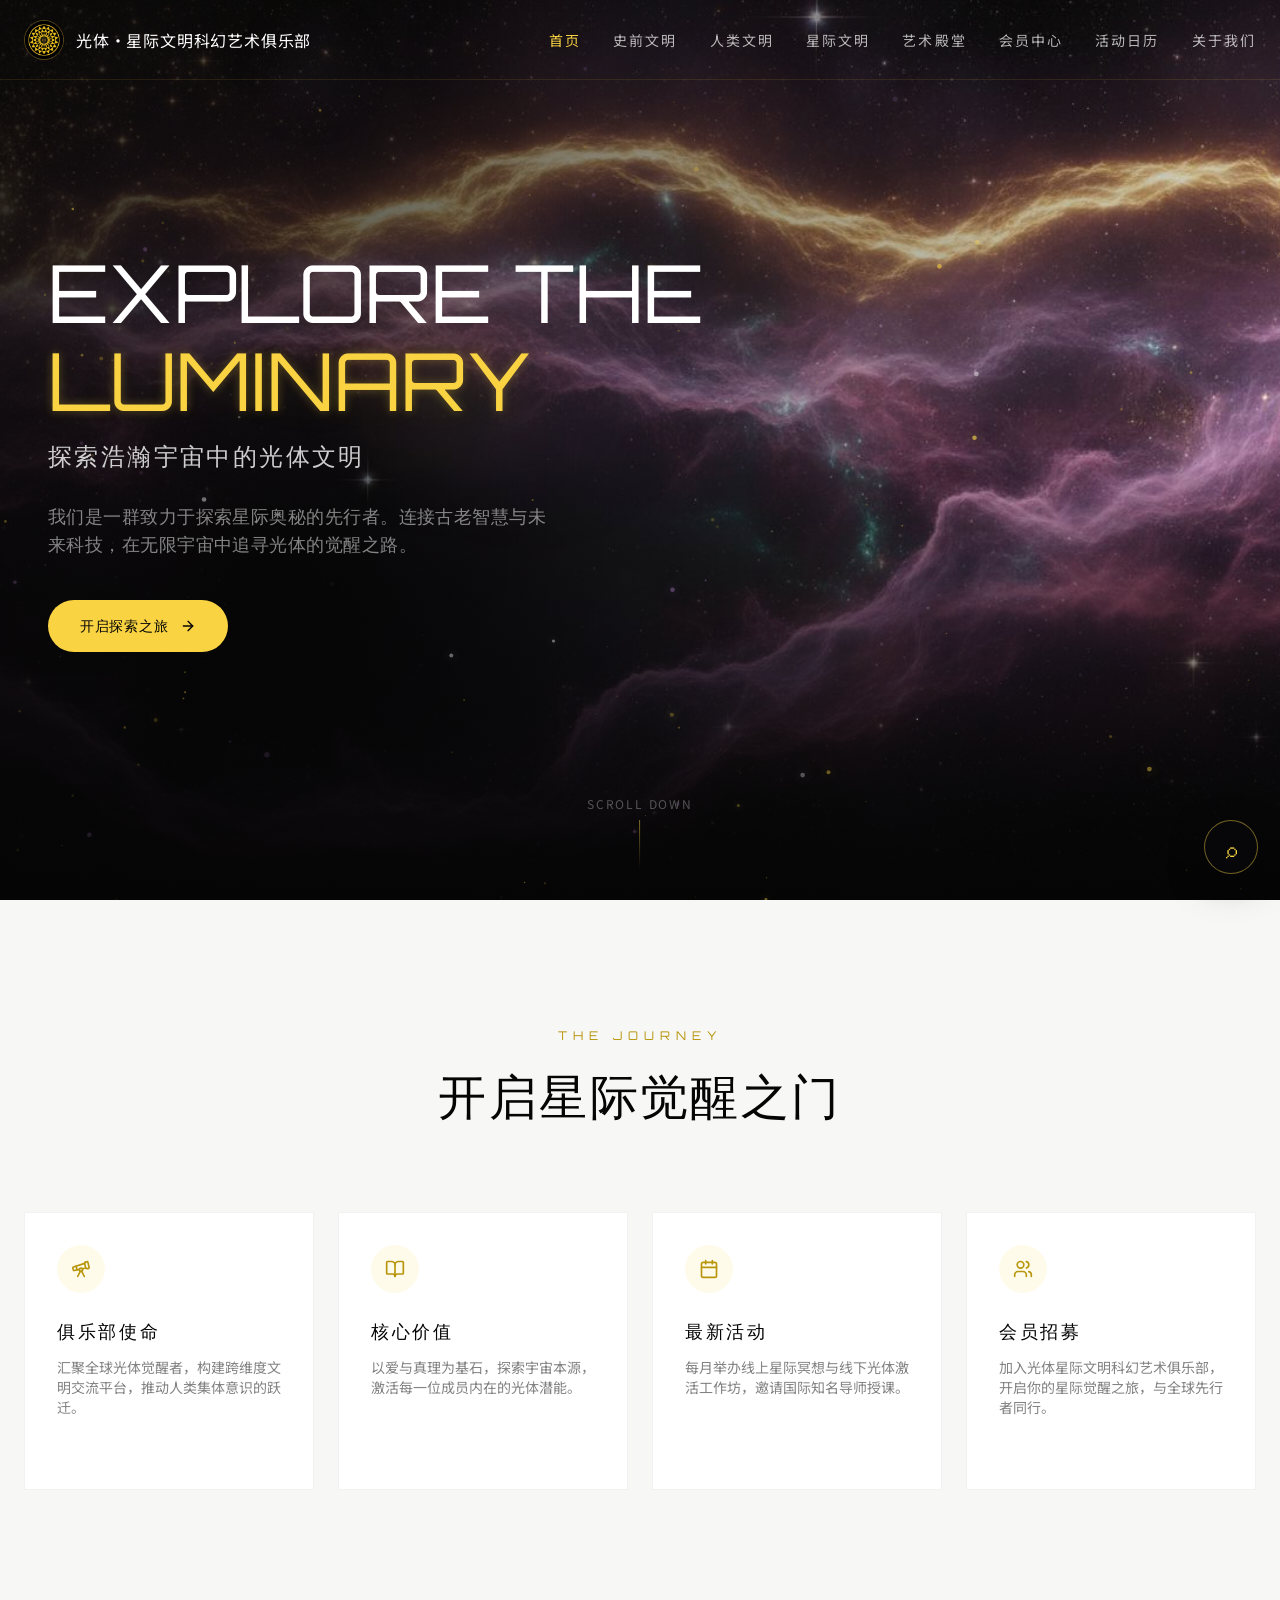
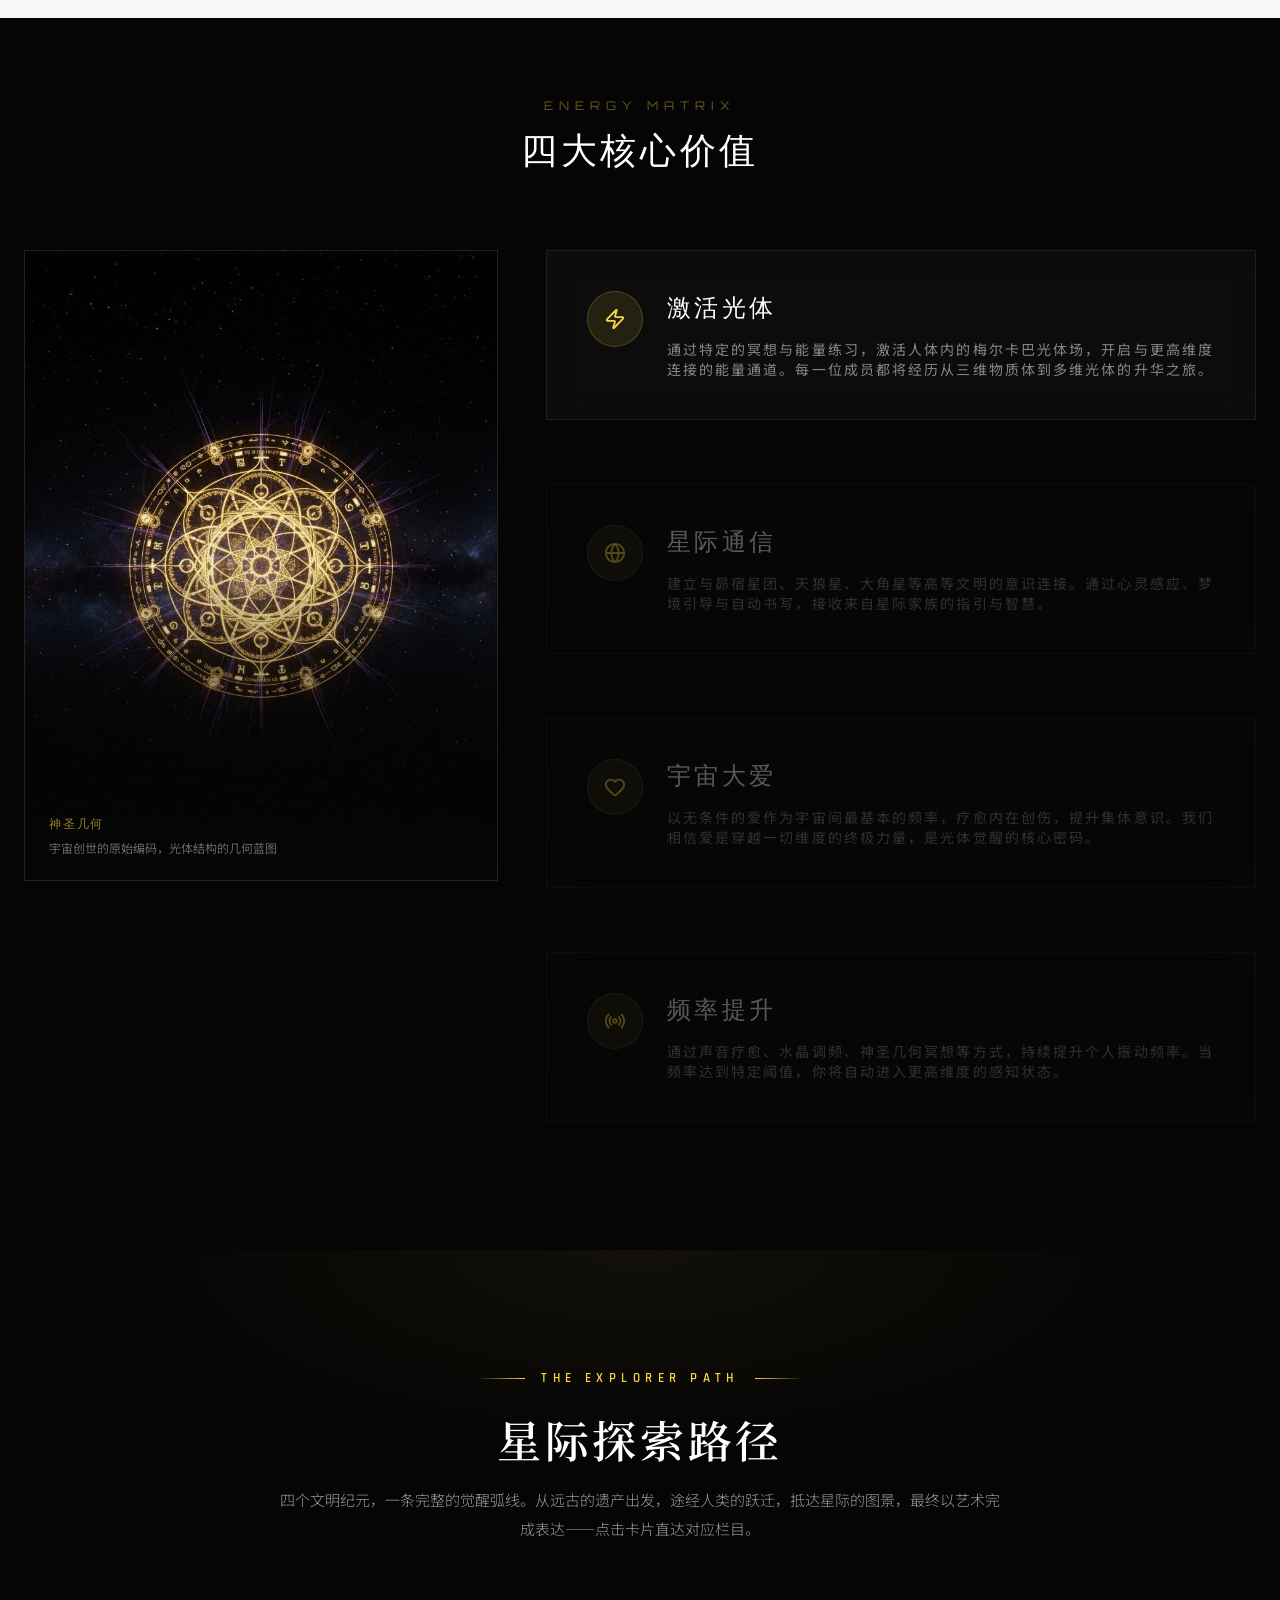
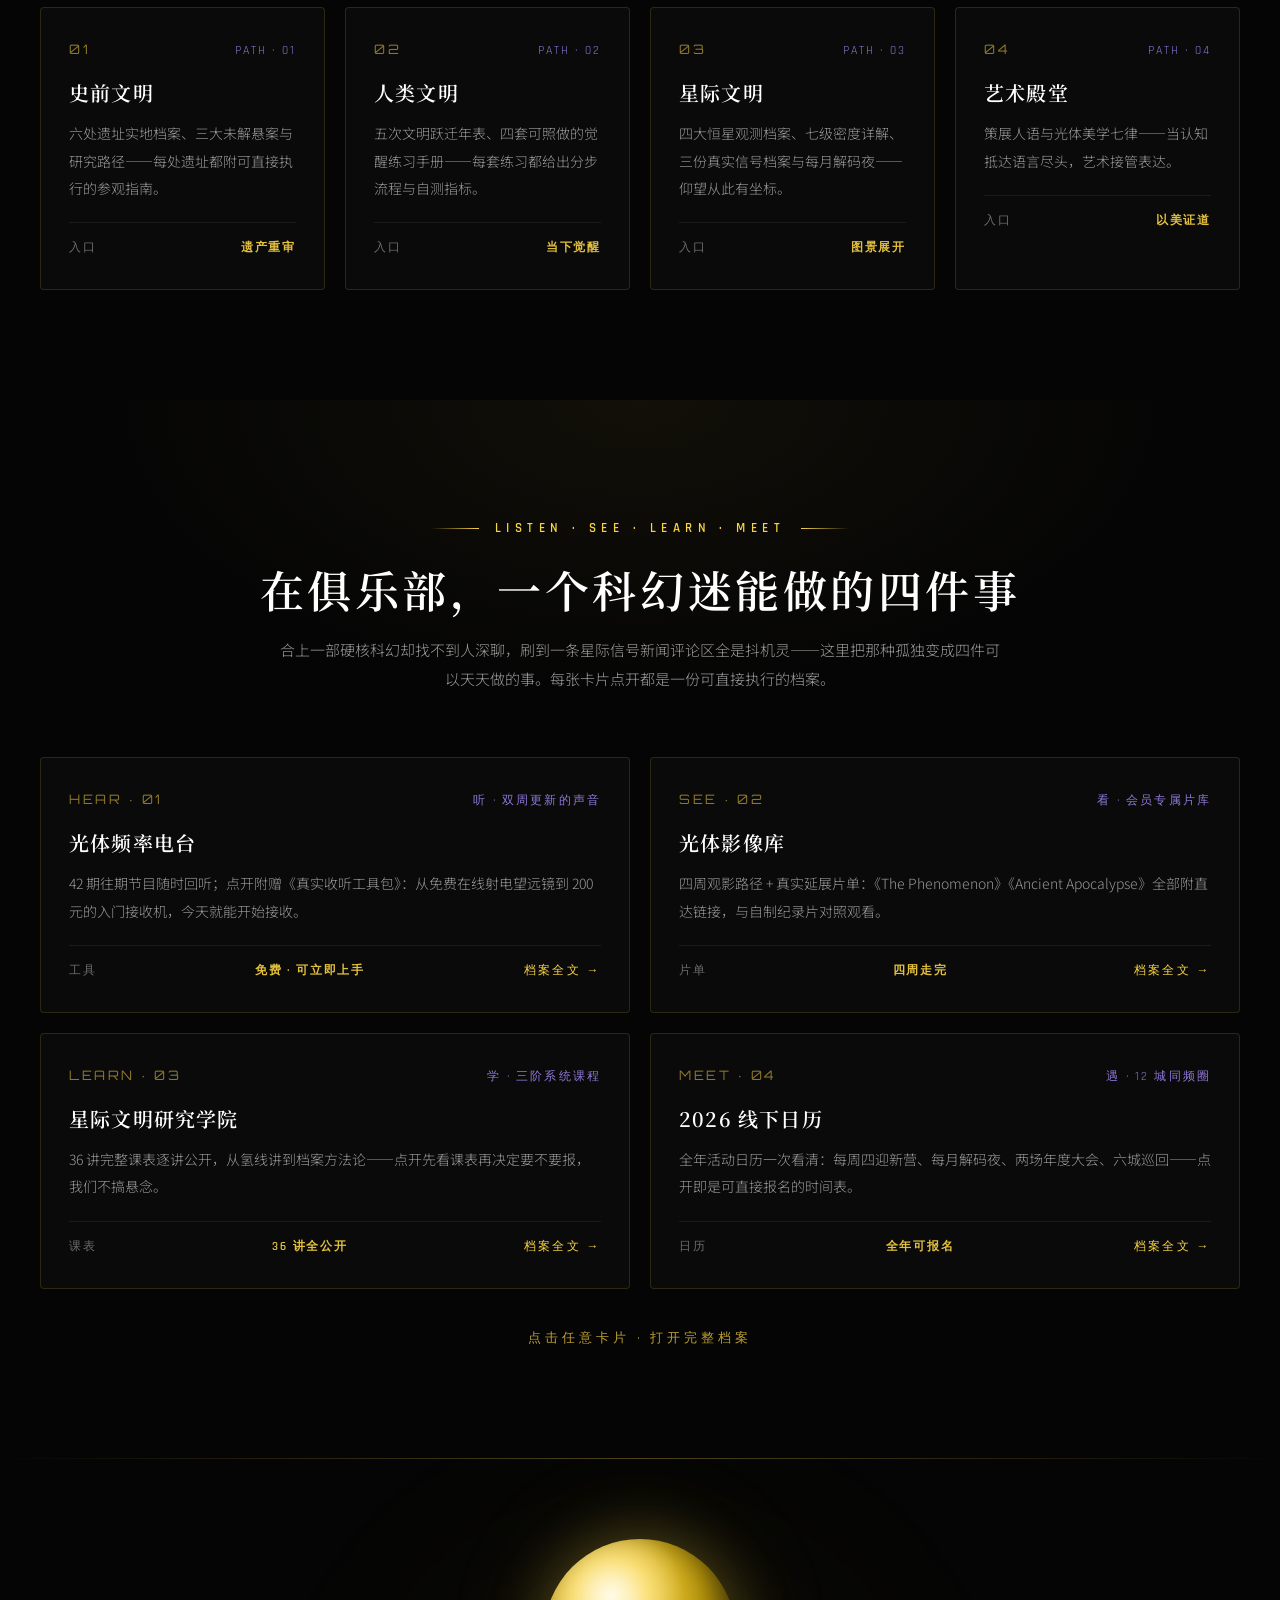
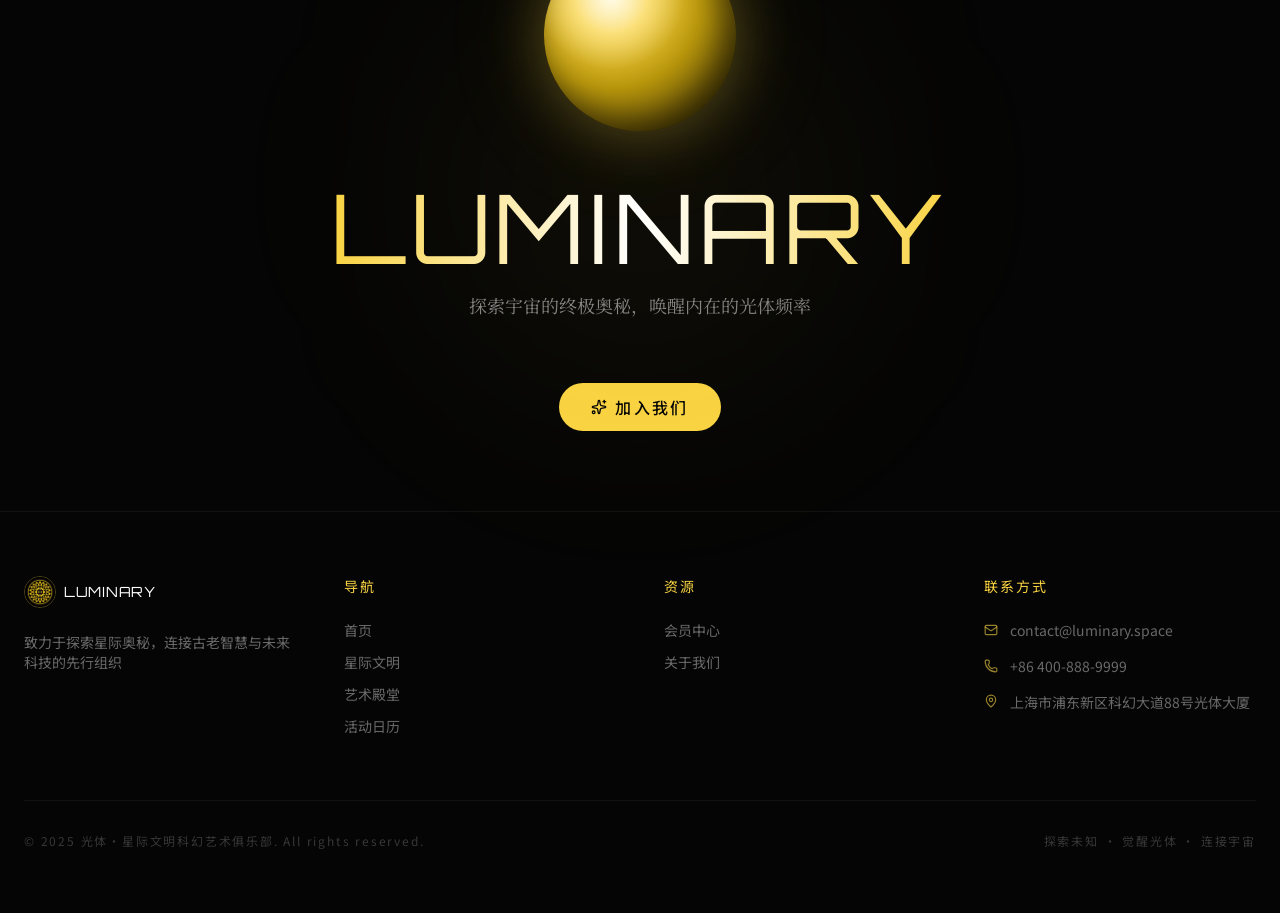
<file: index.html>
<!DOCTYPE html><html lang="zh-CN"><head>
    <meta charset="UTF-8"/>
    <meta name="viewport" content="width=device-width, initial-scale=1.0, maximum-scale=5.0, user-scalable=yes"/>
    <meta name="theme-color" content="#050505"/>
    <link rel="icon" type="image/jpeg" href="./images/logo.jpg"/>
<meta name="description" content="光体·星际文明科幻艺术俱乐部——以科学语言诠释灵性体验的科幻艺术社区：60+ 份可点击真实档案、三阶研究学院、每月解码夜、12 城同频圈、殿堂级星际艺术与会员权益体系。"/>
<meta property="og:type" content="website"/>
<meta property="og:site_name" content="光体·星际文明科幻艺术俱乐部"/>
<meta property="og:title" content="光体·星际文明科幻艺术俱乐部"/>
<meta property="og:description" content="真实信号档案、三阶研究学院、每月解码夜、12 城同频圈——仰望从此有坐标。"/>
<meta property="og:image" content="https://gt-ai-3396815.github.io/guangti-scifi-club/images/gtx-arthall.jpg"/>
<meta property="og:url" content="https://gt-ai-3396815.github.io/guangti-scifi-club/"/>
<title>光体·星际文明科幻艺术俱乐部</title>
    <link rel="preconnect" href="https://fonts.loli.net"/>
    <link rel="preconnect" href="https://gstatic.loli.net" crossorigin=""/>
    <link href="https://fonts.loli.net/css2?family=Cutive+Mono&amp;family=Orbitron:wght@400;500;600;700;800;900&amp;family=Rajdhani:wght@300;400;500;600;700&amp;family=Noto+Sans+SC:wght@300;400;500;700&amp;family=Noto+Serif+SC:wght@400;600&amp;display=swap" rel="stylesheet"/>
    <script type="module" crossorigin="" src="./assets/app-hash.js?v=1789134906"></script>
    <link rel="stylesheet" crossorigin="" href="./assets/index-DGl1yDNd.css"/></head>
  <body>
    <div id="root"></div>
  

</body></html>
</file>
<file: assets/index-DGl1yDNd.css>
*,:before,:after{--tw-border-spacing-x: 0;--tw-border-spacing-y: 0;--tw-translate-x: 0;--tw-translate-y: 0;--tw-rotate: 0;--tw-skew-x: 0;--tw-skew-y: 0;--tw-scale-x: 1;--tw-scale-y: 1;--tw-pan-x: ;--tw-pan-y: ;--tw-pinch-zoom: ;--tw-scroll-snap-strictness: proximity;--tw-gradient-from-position: ;--tw-gradient-via-position: ;--tw-gradient-to-position: ;--tw-ordinal: ;--tw-slashed-zero: ;--tw-numeric-figure: ;--tw-numeric-spacing: ;--tw-numeric-fraction: ;--tw-ring-inset: ;--tw-ring-offset-width: 0px;--tw-ring-offset-color: #fff;--tw-ring-color: rgb(59 130 246 / .5);--tw-ring-offset-shadow: 0 0 #0000;--tw-ring-shadow: 0 0 #0000;--tw-shadow: 0 0 #0000;--tw-shadow-colored: 0 0 #0000;--tw-blur: ;--tw-brightness: ;--tw-contrast: ;--tw-grayscale: ;--tw-hue-rotate: ;--tw-invert: ;--tw-saturate: ;--tw-sepia: ;--tw-drop-shadow: ;--tw-backdrop-blur: ;--tw-backdrop-brightness: ;--tw-backdrop-contrast: ;--tw-backdrop-grayscale: ;--tw-backdrop-hue-rotate: ;--tw-backdrop-invert: ;--tw-backdrop-opacity: ;--tw-backdrop-saturate: ;--tw-backdrop-sepia: ;--tw-contain-size: ;--tw-contain-layout: ;--tw-contain-paint: ;--tw-contain-style: }::backdrop{--tw-border-spacing-x: 0;--tw-border-spacing-y: 0;--tw-translate-x: 0;--tw-translate-y: 0;--tw-rotate: 0;--tw-skew-x: 0;--tw-skew-y: 0;--tw-scale-x: 1;--tw-scale-y: 1;--tw-pan-x: ;--tw-pan-y: ;--tw-pinch-zoom: ;--tw-scroll-snap-strictness: proximity;--tw-gradient-from-position: ;--tw-gradient-via-position: ;--tw-gradient-to-position: ;--tw-ordinal: ;--tw-slashed-zero: ;--tw-numeric-figure: ;--tw-numeric-spacing: ;--tw-numeric-fraction: ;--tw-ring-inset: ;--tw-ring-offset-width: 0px;--tw-ring-offset-color: #fff;--tw-ring-color: rgb(59 130 246 / .5);--tw-ring-offset-shadow: 0 0 #0000;--tw-ring-shadow: 0 0 #0000;--tw-shadow: 0 0 #0000;--tw-shadow-colored: 0 0 #0000;--tw-blur: ;--tw-brightness: ;--tw-contrast: ;--tw-grayscale: ;--tw-hue-rotate: ;--tw-invert: ;--tw-saturate: ;--tw-sepia: ;--tw-drop-shadow: ;--tw-backdrop-blur: ;--tw-backdrop-brightness: ;--tw-backdrop-contrast: ;--tw-backdrop-grayscale: ;--tw-backdrop-hue-rotate: ;--tw-backdrop-invert: ;--tw-backdrop-opacity: ;--tw-backdrop-saturate: ;--tw-backdrop-sepia: ;--tw-contain-size: ;--tw-contain-layout: ;--tw-contain-paint: ;--tw-contain-style: }*,:before,:after{box-sizing:border-box;border-width:0;border-style:solid;border-color:#e5e7eb}:before,:after{--tw-content: ""}html,:host{line-height:1.5;-webkit-text-size-adjust:100%;-moz-tab-size:4;-o-tab-size:4;tab-size:4;font-family:ui-sans-serif,system-ui,sans-serif,"Apple Color Emoji","Segoe UI Emoji",Segoe UI Symbol,"Noto Color Emoji";font-feature-settings:normal;font-variation-settings:normal;-webkit-tap-highlight-color:transparent}body{margin:0;line-height:inherit}hr{height:0;color:inherit;border-top-width:1px}abbr:where([title]){-webkit-text-decoration:underline dotted;text-decoration:underline dotted}h1,h2,h3,h4,h5,h6{font-size:inherit;font-weight:inherit}a{color:inherit;text-decoration:inherit}b,strong{font-weight:bolder}code,kbd,samp,pre{font-family:ui-monospace,SFMono-Regular,Menlo,Monaco,Consolas,Liberation Mono,Courier New,monospace;font-feature-settings:normal;font-variation-settings:normal;font-size:1em}small{font-size:80%}sub,sup{font-size:75%;line-height:0;position:relative;vertical-align:baseline}sub{bottom:-.25em}sup{top:-.5em}table{text-indent:0;border-color:inherit;border-collapse:collapse}button,input,optgroup,select,textarea{font-family:inherit;font-feature-settings:inherit;font-variation-settings:inherit;font-size:100%;font-weight:inherit;line-height:inherit;letter-spacing:inherit;color:inherit;margin:0;padding:0}button,select{text-transform:none}button,input:where([type=button]),input:where([type=reset]),input:where([type=submit]){-webkit-appearance:button;background-color:transparent;background-image:none}:-moz-focusring{outline:auto}:-moz-ui-invalid{box-shadow:none}progress{vertical-align:baseline}::-webkit-inner-spin-button,::-webkit-outer-spin-button{height:auto}[type=search]{-webkit-appearance:textfield;outline-offset:-2px}::-webkit-search-decoration{-webkit-appearance:none}::-webkit-file-upload-button{-webkit-appearance:button;font:inherit}summary{display:list-item}blockquote,dl,dd,h1,h2,h3,h4,h5,h6,hr,figure,p,pre{margin:0}fieldset{margin:0;padding:0}legend{padding:0}ol,ul,menu{list-style:none;margin:0;padding:0}dialog{padding:0}textarea{resize:vertical}input::-moz-placeholder,textarea::-moz-placeholder{opacity:1;color:#9ca3af}input::placeholder,textarea::placeholder{opacity:1;color:#9ca3af}button,[role=button]{cursor:pointer}:disabled{cursor:default}img,svg,video,canvas,audio,iframe,embed,object{display:block;vertical-align:middle}img,video{max-width:100%;height:auto}[hidden]:where(:not([hidden=until-found])){display:none}:root{--background: 0 0% 2%;--foreground: 0 0% 100%;--card: 0 0% 4%;--card-foreground: 0 0% 100%;--popover: 0 0% 4%;--popover-foreground: 0 0% 100%;--primary: 45 94% 62%;--primary-foreground: 0 0% 2%;--secondary: 240 4% 16%;--secondary-foreground: 0 0% 100%;--muted: 240 4% 16%;--muted-foreground: 0 0% 64%;--accent: 263 70% 76%;--accent-foreground: 0 0% 100%;--destructive: 0 84.2% 60.2%;--destructive-foreground: 0 0% 98%;--border: 45 94% 62% / .1;--input: 0 0% 15%;--ring: 45 94% 62%;--radius: .25rem;--font-orbitron: "Orbitron", sans-serif;--font-rajdhani: "Rajdhani", sans-serif;--font-cutive: "Cutive Mono", monospace;--font-noto: "Noto Sans SC", sans-serif;--font-noto-serif: "Noto Serif SC", serif}*{border-color:hsl(var(--border))}html{scroll-behavior:auto;overflow-x:hidden;width:100%}body{--tw-bg-opacity: 1;background-color:rgb(5 5 5 / var(--tw-bg-opacity, 1));--tw-text-opacity: 1;color:rgb(255 255 255 / var(--tw-text-opacity, 1));font-family:var(--font-noto);-webkit-font-smoothing:antialiased;-moz-osx-font-smoothing:grayscale;overflow-x:hidden;width:100%;min-width:320px}#root{width:100%;overflow-x:hidden}.\!container{width:100%!important}.container{width:100%}@media(min-width:640px){.\!container{max-width:640px!important}.container{max-width:640px}}@media(min-width:768px){.\!container{max-width:768px!important}.container{max-width:768px}}@media(min-width:1024px){.\!container{max-width:1024px!important}.container{max-width:1024px}}@media(min-width:1280px){.\!container{max-width:1280px!important}.container{max-width:1280px}}@media(min-width:1536px){.\!container{max-width:1536px!important}.container{max-width:1536px}}.font-orbitron{font-family:var(--font-orbitron)}.font-rajdhani{font-family:var(--font-rajdhani)}.font-serif-cn{font-family:var(--font-noto-serif)}.glass-panel{backdrop-filter:blur(20px);-webkit-backdrop-filter:blur(20px);background:#ffffff08;border:1px solid rgba(255,255,255,.08)}.gold-border{border:1px solid rgba(249,211,66,.15)}.morph-wrapper{height:100vh;display:flex;justify-content:center;overflow:auto;perspective:1000px;background:#010101}.morph-container{position:relative;height:100%;display:flex;justify-content:center;align-items:center;gap:2rem;transform-style:preserve-3d}.morph-column{display:flex;flex-direction:column;font-size:18vh;line-height:.9;font-family:var(--font-orbitron);text-transform:uppercase;color:#fff;transform-style:preserve-3d}.morph-column-center{width:40vw;text-align:center;height:100%;display:flex;justify-content:center;align-items:center}.morph-item{transform-style:preserve-3d;position:relative}.flip-target{display:flex;justify-content:center;align-items:center;transform-style:preserve-3d;position:relative}.fixed-bracket{position:absolute;width:100%;display:flex;justify-content:space-between;font-size:1.5em;color:#f9d342;top:50%;transform:translateY(-50%);pointer-events:none;padding:0 .2em}.morph-word{display:flex;justify-content:center;align-items:center;transform-style:preserve-3d}.char-main,.char-rearrange{display:inline-block;backface-visibility:hidden;transform-style:preserve-3d}.flip-state-1 .char-rearrange,.flip-state-2 .char-main{opacity:0}.reflection-section{background-color:#050505;min-height:100vh;display:flex;flex-direction:column;align-items:center;padding:15vh 0;color:#fff;overflow:hidden}.reflection-img{width:60vw;aspect-ratio:16/9;background-size:cover;background-position:center;will-change:transform;border-radius:4px}.reflection-group{position:relative;display:grid;place-items:center;transform-style:preserve-3d}.reflection-group .content{transform:rotateX(-3deg) rotateY(3deg)}.reflection-group .\!content{transform:rotateX(-3deg) rotateY(3deg)!important}.reflection-wrap{transform:scaleY(-1) rotateX(-3deg) rotateY(3deg);position:absolute;overflow:hidden;top:100%;left:0}.reflection-wrap:before,.reflection-wrap:after{content:"";position:absolute;right:0;left:0;height:20vh;background:#050505;z-index:10;pointer-events:none}.reflection-wrap:before{top:0}.reflection-wrap:after{bottom:0}.reflection-gradient{position:absolute;inset:0;z-index:20;pointer-events:none;background-image:linear-gradient(0deg,rgba(5,5,5,.8),rgba(5,5,5,.4) 40%,transparent 60%);mix-blend-mode:overlay}.sr-only{position:absolute;width:1px;height:1px;padding:0;margin:-1px;overflow:hidden;clip:rect(0,0,0,0);white-space:nowrap;border-width:0}.pointer-events-none{pointer-events:none}.visible{visibility:visible}.invisible{visibility:hidden}.static{position:static}.fixed{position:fixed}.absolute{position:absolute}.relative{position:relative}.inset-0{inset:0}.inset-x-0{left:0;right:0}.inset-y-0{top:0;bottom:0}.-bottom-12{bottom:-3rem}.-left-12{left:-3rem}.-right-12{right:-3rem}.-top-12{top:-3rem}.bottom-0{bottom:0}.bottom-6{bottom:1.5rem}.left-0{left:0}.left-1\/2{left:50%}.left-2{left:.5rem}.left-6{left:1.5rem}.left-\[20\%\]{left:20%}.left-\[50\%\]{left:50%}.left-\[60\%\]{left:60%}.right-0{right:0}.right-1{right:.25rem}.right-2{right:.5rem}.right-3{right:.75rem}.right-4{right:1rem}.right-6{right:1.5rem}.right-\[25\%\]{right:25%}.top-0{top:0}.top-1\.5{top:.375rem}.top-1\/2{top:50%}.top-16{top:4rem}.top-3\.5{top:.875rem}.top-4{top:1rem}.top-\[1px\]{top:1px}.top-\[50\%\]{top:50%}.top-\[60\%\]{top:60%}.top-full{top:100%}.isolate{isolation:isolate}.z-0{z-index:0}.z-10{z-index:10}.z-20{z-index:20}.z-30{z-index:30}.z-50{z-index:50}.z-\[1\]{z-index:1}.order-first{order:-9999}.order-last{order:9999}.col-start-2{grid-column-start:2}.row-span-2{grid-row:span 2 / span 2}.row-start-1{grid-row-start:1}.\!m-0{margin:0!important}.-mx-1{margin-left:-.25rem;margin-right:-.25rem}.-my-2{margin-top:-.5rem;margin-bottom:-.5rem}.mx-2{margin-left:.5rem;margin-right:.5rem}.mx-3\.5{margin-left:.875rem;margin-right:.875rem}.mx-auto{margin-left:auto;margin-right:auto}.my-0{margin-top:0;margin-bottom:0}.my-0\.5{margin-top:.125rem;margin-bottom:.125rem}.my-1{margin-top:.25rem;margin-bottom:.25rem}.-ml-4{margin-left:-1rem}.-mt-4{margin-top:-1rem}.mb-1{margin-bottom:.25rem}.mb-10{margin-bottom:2.5rem}.mb-12{margin-bottom:3rem}.mb-16{margin-bottom:4rem}.mb-2{margin-bottom:.5rem}.mb-24{margin-bottom:6rem}.mb-3{margin-bottom:.75rem}.mb-4{margin-bottom:1rem}.mb-5{margin-bottom:1.25rem}.mb-6{margin-bottom:1.5rem}.mb-8{margin-bottom:2rem}.ml-1{margin-left:.25rem}.ml-4{margin-left:1rem}.ml-auto{margin-left:auto}.mt-0\.5{margin-top:.125rem}.mt-1{margin-top:.25rem}.mt-1\.5{margin-top:.375rem}.mt-10{margin-top:2.5rem}.mt-2{margin-top:.5rem}.mt-3{margin-top:.75rem}.mt-4{margin-top:1rem}.mt-6{margin-top:1.5rem}.mt-auto{margin-top:auto}.line-clamp-1{overflow:hidden;display:-webkit-box;-webkit-box-orient:vertical;-webkit-line-clamp:1}.line-clamp-2{overflow:hidden;display:-webkit-box;-webkit-box-orient:vertical;-webkit-line-clamp:2}.block{display:block}.flex{display:flex}.inline-flex{display:inline-flex}.table{display:table}.table-caption{display:table-caption}.table-cell{display:table-cell}.table-row{display:table-row}.grid{display:grid}.hidden{display:none}.aspect-\[3\/4\]{aspect-ratio:3/4}.aspect-\[4\/3\]{aspect-ratio:4/3}.aspect-square{aspect-ratio:1 / 1}.aspect-video{aspect-ratio:16 / 9}.size-10{width:2.5rem;height:2.5rem}.size-2{width:.5rem;height:.5rem}.size-2\.5{width:.625rem;height:.625rem}.size-3{width:.75rem;height:.75rem}.size-3\.5{width:.875rem;height:.875rem}.size-4{width:1rem;height:1rem}.size-6{width:1.5rem;height:1.5rem}.size-7{width:1.75rem;height:1.75rem}.size-8{width:2rem;height:2rem}.size-9{width:2.25rem;height:2.25rem}.size-auto{width:auto;height:auto}.size-full{width:100%;height:100%}.h-1\.5{height:.375rem}.h-10{height:2.5rem}.h-12{height:3rem}.h-14{height:3.5rem}.h-16{height:4rem}.h-2{height:.5rem}.h-2\.5{height:.625rem}.h-32{height:8rem}.h-4{height:1rem}.h-5{height:1.25rem}.h-6{height:1.5rem}.h-7{height:1.75rem}.h-8{height:2rem}.h-9{height:2.25rem}.h-\[1\.15rem\]{height:1.15rem}.h-\[100dvh\]{height:100dvh}.h-\[250px\]{height:250px}.h-\[400px\]{height:400px}.h-\[calc\(100\%-1px\)\]{height:calc(100% - 1px)}.h-\[var\(--radix-navigation-menu-viewport-height\)\]{height:var(--radix-navigation-menu-viewport-height)}.h-\[var\(--radix-select-trigger-height\)\]{height:var(--radix-select-trigger-height)}.h-auto{height:auto}.h-full{height:100%}.h-px{height:1px}.h-svh{height:100svh}.max-h-\[300px\]{max-height:300px}.max-h-\[70vh\]{max-height:70vh}.min-h-0{min-height:0px}.min-h-16{min-height:4rem}.min-h-4{min-height:1rem}.min-h-\[50vh\]{min-height:50vh}.min-h-\[600px\]{min-height:600px}.min-h-\[60vh\]{min-height:60vh}.min-h-\[70vh\]{min-height:70vh}.min-h-\[80vh\]{min-height:80vh}.min-h-screen{min-height:100vh}.min-h-svh{min-height:100svh}.w-0{width:0px}.w-1{width:.25rem}.w-10{width:2.5rem}.w-12{width:3rem}.w-14{width:3.5rem}.w-2{width:.5rem}.w-2\.5{width:.625rem}.w-3{width:.75rem}.w-3\/4{width:75%}.w-32{width:8rem}.w-4{width:1rem}.w-5{width:1.25rem}.w-64{width:16rem}.w-7{width:1.75rem}.w-72{width:18rem}.w-8{width:2rem}.w-9{width:2.25rem}.w-\[100px\]{width:100px}.w-\[250px\]{width:250px}.w-\[400px\]{width:400px}.w-\[90vw\]{width:90vw}.w-auto{width:auto}.w-fit{width:-moz-fit-content;width:fit-content}.w-full{width:100%}.w-max{width:-moz-max-content;width:max-content}.w-px{width:1px}.min-w-0{min-width:0px}.min-w-10{min-width:2.5rem}.min-w-5{min-width:1.25rem}.min-w-8{min-width:2rem}.min-w-9{min-width:2.25rem}.min-w-\[12rem\]{min-width:12rem}.min-w-\[8rem\]{min-width:8rem}.min-w-\[var\(--radix-select-trigger-width\)\]{min-width:var(--radix-select-trigger-width)}.max-w-2xl{max-width:42rem}.max-w-3xl{max-width:48rem}.max-w-4xl{max-width:56rem}.max-w-\[1100px\]{max-width:1100px}.max-w-\[1440px\]{max-width:1440px}.max-w-\[calc\(100\%-2rem\)\]{max-width:calc(100% - 2rem)}.max-w-lg{max-width:32rem}.max-w-max{max-width:-moz-max-content;max-width:max-content}.max-w-md{max-width:28rem}.max-w-sm{max-width:24rem}.max-w-xl{max-width:36rem}.flex-1{flex:1 1 0%}.flex-shrink-0,.shrink-0{flex-shrink:0}.grow{flex-grow:1}.grow-0{flex-grow:0}.basis-full{flex-basis:100%}.caption-bottom{caption-side:bottom}.border-collapse{border-collapse:collapse}.-translate-x-1\/2{--tw-translate-x: -50%;transform:translate(var(--tw-translate-x),var(--tw-translate-y)) rotate(var(--tw-rotate)) skew(var(--tw-skew-x)) skewY(var(--tw-skew-y)) scaleX(var(--tw-scale-x)) scaleY(var(--tw-scale-y))}.-translate-x-px{--tw-translate-x: -1px;transform:translate(var(--tw-translate-x),var(--tw-translate-y)) rotate(var(--tw-rotate)) skew(var(--tw-skew-x)) skewY(var(--tw-skew-y)) scaleX(var(--tw-scale-x)) scaleY(var(--tw-scale-y))}.-translate-y-1\/2{--tw-translate-y: -50%;transform:translate(var(--tw-translate-x),var(--tw-translate-y)) rotate(var(--tw-rotate)) skew(var(--tw-skew-x)) skewY(var(--tw-skew-y)) scaleX(var(--tw-scale-x)) scaleY(var(--tw-scale-y))}.translate-x-\[-50\%\]{--tw-translate-x: -50%;transform:translate(var(--tw-translate-x),var(--tw-translate-y)) rotate(var(--tw-rotate)) skew(var(--tw-skew-x)) skewY(var(--tw-skew-y)) scaleX(var(--tw-scale-x)) scaleY(var(--tw-scale-y))}.translate-x-px{--tw-translate-x: 1px;transform:translate(var(--tw-translate-x),var(--tw-translate-y)) rotate(var(--tw-rotate)) skew(var(--tw-skew-x)) skewY(var(--tw-skew-y)) scaleX(var(--tw-scale-x)) scaleY(var(--tw-scale-y))}.translate-y-0\.5{--tw-translate-y: .125rem;transform:translate(var(--tw-translate-x),var(--tw-translate-y)) rotate(var(--tw-rotate)) skew(var(--tw-skew-x)) skewY(var(--tw-skew-y)) scaleX(var(--tw-scale-x)) scaleY(var(--tw-scale-y))}.translate-y-\[-50\%\]{--tw-translate-y: -50%;transform:translate(var(--tw-translate-x),var(--tw-translate-y)) rotate(var(--tw-rotate)) skew(var(--tw-skew-x)) skewY(var(--tw-skew-y)) scaleX(var(--tw-scale-x)) scaleY(var(--tw-scale-y))}.translate-y-\[calc\(-50\%_-_2px\)\]{--tw-translate-y: calc(-50% - 2px) ;transform:translate(var(--tw-translate-x),var(--tw-translate-y)) rotate(var(--tw-rotate)) skew(var(--tw-skew-x)) skewY(var(--tw-skew-y)) scaleX(var(--tw-scale-x)) scaleY(var(--tw-scale-y))}.rotate-45{--tw-rotate: 45deg;transform:translate(var(--tw-translate-x),var(--tw-translate-y)) rotate(var(--tw-rotate)) skew(var(--tw-skew-x)) skewY(var(--tw-skew-y)) scaleX(var(--tw-scale-x)) scaleY(var(--tw-scale-y))}.rotate-90{--tw-rotate: 90deg;transform:translate(var(--tw-translate-x),var(--tw-translate-y)) rotate(var(--tw-rotate)) skew(var(--tw-skew-x)) skewY(var(--tw-skew-y)) scaleX(var(--tw-scale-x)) scaleY(var(--tw-scale-y))}.transform{transform:translate(var(--tw-translate-x),var(--tw-translate-y)) rotate(var(--tw-rotate)) skew(var(--tw-skew-x)) skewY(var(--tw-skew-y)) scaleX(var(--tw-scale-x)) scaleY(var(--tw-scale-y))}@keyframes caret-blink{0%,70%,to{opacity:1}20%,50%{opacity:0}}.animate-caret-blink{animation:caret-blink 1.25s ease-out infinite}@keyframes pulse{50%{opacity:.5}}.animate-pulse{animation:pulse 2s cubic-bezier(.4,0,.6,1) infinite}@keyframes spin{to{transform:rotate(360deg)}}.animate-spin{animation:spin 1s linear infinite}.cursor-default{cursor:default}.cursor-pointer{cursor:pointer}.cursor-text{cursor:text}.touch-none{touch-action:none}.select-none{-webkit-user-select:none;-moz-user-select:none;user-select:none}.resize-none{resize:none}.resize{resize:both}.scroll-my-1{scroll-margin-top:.25rem;scroll-margin-bottom:.25rem}.scroll-py-1{scroll-padding-top:.25rem;scroll-padding-bottom:.25rem}.list-disc{list-style-type:disc}.list-none{list-style-type:none}.auto-rows-min{grid-auto-rows:min-content}.grid-cols-1{grid-template-columns:repeat(1,minmax(0,1fr))}.grid-cols-2{grid-template-columns:repeat(2,minmax(0,1fr))}.grid-cols-\[0_1fr\]{grid-template-columns:0 1fr}.grid-rows-\[auto_auto\]{grid-template-rows:auto auto}.flex-row{flex-direction:row}.flex-col{flex-direction:column}.flex-col-reverse{flex-direction:column-reverse}.flex-wrap{flex-wrap:wrap}.place-content-center{place-content:center}.items-start{align-items:flex-start}.items-end{align-items:flex-end}.items-center{align-items:center}.items-baseline{align-items:baseline}.items-stretch{align-items:stretch}.justify-start{justify-content:flex-start}.justify-center{justify-content:center}.justify-between{justify-content:space-between}.justify-items-start{justify-items:start}.gap-0\.5{gap:.125rem}.gap-1{gap:.25rem}.gap-1\.5{gap:.375rem}.gap-10{gap:2.5rem}.gap-12{gap:3rem}.gap-2{gap:.5rem}.gap-2\.5{gap:.625rem}.gap-3{gap:.75rem}.gap-4{gap:1rem}.gap-6{gap:1.5rem}.gap-7{gap:1.75rem}.gap-8{gap:2rem}.gap-\[--spacing\(var\(--gap\)\)\]{gap:var(--spacing(var(--gap)))}.gap-y-0\.5{row-gap:.125rem}.space-y-16>:not([hidden])~:not([hidden]){--tw-space-y-reverse: 0;margin-top:calc(4rem * calc(1 - var(--tw-space-y-reverse)));margin-bottom:calc(4rem * var(--tw-space-y-reverse))}.space-y-3>:not([hidden])~:not([hidden]){--tw-space-y-reverse: 0;margin-top:calc(.75rem * calc(1 - var(--tw-space-y-reverse)));margin-bottom:calc(.75rem * var(--tw-space-y-reverse))}.space-y-4>:not([hidden])~:not([hidden]){--tw-space-y-reverse: 0;margin-top:calc(1rem * calc(1 - var(--tw-space-y-reverse)));margin-bottom:calc(1rem * var(--tw-space-y-reverse))}.space-y-8>:not([hidden])~:not([hidden]){--tw-space-y-reverse: 0;margin-top:calc(2rem * calc(1 - var(--tw-space-y-reverse)));margin-bottom:calc(2rem * var(--tw-space-y-reverse))}.self-start{align-self:flex-start}.self-stretch{align-self:stretch}.justify-self-end{justify-self:end}.overflow-auto{overflow:auto}.overflow-hidden{overflow:hidden}.overflow-x-auto{overflow-x:auto}.overflow-y-auto{overflow-y:auto}.overflow-x-hidden{overflow-x:hidden}.whitespace-nowrap{white-space:nowrap}.text-balance{text-wrap:balance}.break-words{overflow-wrap:break-word}.rounded-\[2px\]{border-radius:2px}.rounded-\[4px\]{border-radius:4px}.rounded-\[calc\(var\(--radius\)-5px\)\]{border-radius:calc(var(--radius) - 5px)}.rounded-\[inherit\]{border-radius:inherit}.rounded-full{border-radius:9999px}.rounded-lg{border-radius:var(--radius)}.rounded-md{border-radius:calc(var(--radius) - 2px)}.rounded-none{border-radius:0}.rounded-sm{border-radius:calc(var(--radius) - 4px)}.rounded-xl{border-radius:calc(var(--radius) + 4px)}.rounded-xs{border-radius:calc(var(--radius) - 6px)}.rounded-l-md{border-top-left-radius:calc(var(--radius) - 2px);border-bottom-left-radius:calc(var(--radius) - 2px)}.rounded-r-md{border-top-right-radius:calc(var(--radius) - 2px);border-bottom-right-radius:calc(var(--radius) - 2px)}.rounded-tl-sm{border-top-left-radius:calc(var(--radius) - 4px)}.border{border-width:1px}.border-0{border-width:0px}.border-\[1\.5px\]{border-width:1.5px}.border-y{border-top-width:1px;border-bottom-width:1px}.border-b{border-bottom-width:1px}.border-l{border-left-width:1px}.border-r{border-right-width:1px}.border-t{border-top-width:1px}.border-dashed{border-style:dashed}.border-\[\#050505\]\/10{border-color:#0505051a}.border-\[\#050505\]\/5{border-color:#0505050d}.border-\[\#A78BFA\]\/20{border-color:#a78bfa33}.border-\[\#F9D342\]\/10{border-color:#f9d3421a}.border-\[\#F9D342\]\/20{border-color:#f9d34233}.border-\[\#F9D342\]\/30{border-color:#f9d3424d}.border-\[\#F9D342\]\/40{border-color:#f9d34266}.border-border{border-color:hsl(var(--border))}.border-border\/50{border-color:hsl(var(--border) / .5)}.border-green-500\/20{border-color:#22c55e33}.border-input{border-color:hsl(var(--input))}.border-primary{border-color:hsl(var(--primary))}.border-sidebar-border{border-color:hsl(var(--sidebar-border))}.border-transparent{border-color:transparent}.border-white\/10{border-color:#ffffff1a}.border-white\/20{border-color:#fff3}.border-white\/5{border-color:#ffffff0d}.border-l-transparent{border-left-color:transparent}.border-t-transparent{border-top-color:transparent}.bg-\[\#050505\]{--tw-bg-opacity: 1;background-color:rgb(5 5 5 / var(--tw-bg-opacity, 1))}.bg-\[\#050505\]\/5{background-color:#0505050d}.bg-\[\#050505\]\/80{background-color:#050505cc}.bg-\[\#050505\]\/95{background-color:#050505f2}.bg-\[\#A78BFA\]\/10{background-color:#a78bfa1a}.bg-\[\#A78BFA\]\/5{background-color:#a78bfa0d}.bg-\[\#F9D342\]{--tw-bg-opacity: 1;background-color:rgb(249 211 66 / var(--tw-bg-opacity, 1))}.bg-\[\#F9D342\]\/10{background-color:#f9d3421a}.bg-\[\#F9D342\]\/5{background-color:#f9d3420d}.bg-\[\#F9D342\]\/60{background-color:#f9d34299}.bg-accent{background-color:hsl(var(--accent))}.bg-background{background-color:hsl(var(--background))}.bg-black\/50{background-color:#00000080}.bg-border{background-color:hsl(var(--border))}.bg-card{background-color:hsl(var(--card))}.bg-destructive{--tw-bg-opacity: 1;background-color:hsl(var(--destructive) / var(--tw-bg-opacity, 1))}.bg-foreground{background-color:hsl(var(--foreground))}.bg-green-500\/10{background-color:#22c55e1a}.bg-input{background-color:hsl(var(--input))}.bg-muted{background-color:hsl(var(--muted))}.bg-muted\/50{background-color:hsl(var(--muted) / .5)}.bg-popover{background-color:hsl(var(--popover))}.bg-primary{background-color:hsl(var(--primary))}.bg-primary\/20{background-color:hsl(var(--primary) / .2)}.bg-secondary{background-color:hsl(var(--secondary))}.bg-sidebar{background-color:hsl(var(--sidebar-background))}.bg-sidebar-border{background-color:hsl(var(--sidebar-border))}.bg-transparent{background-color:transparent}.bg-white{--tw-bg-opacity: 1;background-color:rgb(255 255 255 / var(--tw-bg-opacity, 1))}.bg-white\/5{background-color:#ffffff0d}.bg-white\/\[0\.02\]{background-color:#ffffff05}.bg-gradient-to-b{background-image:linear-gradient(to bottom,var(--tw-gradient-stops))}.bg-gradient-to-br{background-image:linear-gradient(to bottom right,var(--tw-gradient-stops))}.bg-gradient-to-r{background-image:linear-gradient(to right,var(--tw-gradient-stops))}.bg-gradient-to-t{background-image:linear-gradient(to top,var(--tw-gradient-stops))}.from-\[\#050505\]{--tw-gradient-from: #050505 var(--tw-gradient-from-position);--tw-gradient-to: rgb(5 5 5 / 0) var(--tw-gradient-to-position);--tw-gradient-stops: var(--tw-gradient-from), var(--tw-gradient-to)}.from-\[\#050505\]\/50{--tw-gradient-from: rgb(5 5 5 / .5) var(--tw-gradient-from-position);--tw-gradient-to: rgb(5 5 5 / 0) var(--tw-gradient-to-position);--tw-gradient-stops: var(--tw-gradient-from), var(--tw-gradient-to)}.from-\[\#050505\]\/80{--tw-gradient-from: rgb(5 5 5 / .8) var(--tw-gradient-from-position);--tw-gradient-to: rgb(5 5 5 / 0) var(--tw-gradient-to-position);--tw-gradient-stops: var(--tw-gradient-from), var(--tw-gradient-to)}.from-\[\#F9D342\]\/20{--tw-gradient-from: rgb(249 211 66 / .2) var(--tw-gradient-from-position);--tw-gradient-to: rgb(249 211 66 / 0) var(--tw-gradient-to-position);--tw-gradient-stops: var(--tw-gradient-from), var(--tw-gradient-to)}.from-\[\#F9D342\]\/50{--tw-gradient-from: rgb(249 211 66 / .5) var(--tw-gradient-from-position);--tw-gradient-to: rgb(249 211 66 / 0) var(--tw-gradient-to-position);--tw-gradient-stops: var(--tw-gradient-from), var(--tw-gradient-to)}.from-transparent{--tw-gradient-from: transparent var(--tw-gradient-from-position);--tw-gradient-to: rgb(0 0 0 / 0) var(--tw-gradient-to-position);--tw-gradient-stops: var(--tw-gradient-from), var(--tw-gradient-to)}.via-\[\#050505\]\/20{--tw-gradient-to: rgb(5 5 5 / 0) var(--tw-gradient-to-position);--tw-gradient-stops: var(--tw-gradient-from), rgb(5 5 5 / .2) var(--tw-gradient-via-position), var(--tw-gradient-to)}.via-\[\#050505\]\/35{--tw-gradient-to: rgb(5 5 5 / 0) var(--tw-gradient-to-position);--tw-gradient-stops: var(--tw-gradient-from), rgb(5 5 5 / .35) var(--tw-gradient-via-position), var(--tw-gradient-to)}.via-\[\#050505\]\/70{--tw-gradient-to: rgb(5 5 5 / 0) var(--tw-gradient-to-position);--tw-gradient-stops: var(--tw-gradient-from), rgb(5 5 5 / .7) var(--tw-gradient-via-position), var(--tw-gradient-to)}.via-\[\#050505\]\/80{--tw-gradient-to: rgb(5 5 5 / 0) var(--tw-gradient-to-position);--tw-gradient-stops: var(--tw-gradient-from), rgb(5 5 5 / .8) var(--tw-gradient-via-position), var(--tw-gradient-to)}.via-\[\#F9D342\]\/30{--tw-gradient-to: rgb(249 211 66 / 0) var(--tw-gradient-to-position);--tw-gradient-stops: var(--tw-gradient-from), rgb(249 211 66 / .3) var(--tw-gradient-via-position), var(--tw-gradient-to)}.via-transparent{--tw-gradient-to: rgb(0 0 0 / 0) var(--tw-gradient-to-position);--tw-gradient-stops: var(--tw-gradient-from), transparent var(--tw-gradient-via-position), var(--tw-gradient-to)}.to-\[\#050505\]{--tw-gradient-to: #050505 var(--tw-gradient-to-position)}.to-\[\#050505\]\/25{--tw-gradient-to: rgb(5 5 5 / .25) var(--tw-gradient-to-position)}.to-\[\#A78BFA\]\/20{--tw-gradient-to: rgb(167 139 250 / .2) var(--tw-gradient-to-position)}.to-transparent{--tw-gradient-to: transparent var(--tw-gradient-to-position)}.fill-current{fill:currentColor}.fill-foreground{fill:hsl(var(--foreground))}.fill-primary{fill:hsl(var(--primary))}.object-cover{-o-object-fit:cover;object-fit:cover}.p-0{padding:0}.p-1{padding:.25rem}.p-2{padding:.5rem}.p-3{padding:.75rem}.p-4{padding:1rem}.p-5{padding:1.25rem}.p-6{padding:1.5rem}.p-\[3px\]{padding:3px}.p-px{padding:1px}.px-1{padding-left:.25rem;padding-right:.25rem}.px-1\.5{padding-left:.375rem;padding-right:.375rem}.px-2{padding-left:.5rem;padding-right:.5rem}.px-2\.5{padding-left:.625rem;padding-right:.625rem}.px-3{padding-left:.75rem;padding-right:.75rem}.px-4{padding-left:1rem;padding-right:1rem}.px-5{padding-left:1.25rem;padding-right:1.25rem}.px-6{padding-left:1.5rem;padding-right:1.5rem}.py-0\.5{padding-top:.125rem;padding-bottom:.125rem}.py-1{padding-top:.25rem;padding-bottom:.25rem}.py-1\.5{padding-top:.375rem;padding-bottom:.375rem}.py-10{padding-top:2.5rem;padding-bottom:2.5rem}.py-12{padding-top:3rem;padding-bottom:3rem}.py-16{padding-top:4rem;padding-bottom:4rem}.py-2{padding-top:.5rem;padding-bottom:.5rem}.py-2\.5{padding-top:.625rem;padding-bottom:.625rem}.py-20{padding-top:5rem;padding-bottom:5rem}.py-3{padding-top:.75rem;padding-bottom:.75rem}.py-4{padding-top:1rem;padding-bottom:1rem}.py-6{padding-top:1.5rem;padding-bottom:1.5rem}.py-8{padding-top:2rem;padding-bottom:2rem}.pb-20{padding-bottom:5rem}.pb-3{padding-bottom:.75rem}.pb-4{padding-bottom:1rem}.pl-2{padding-left:.5rem}.pl-3{padding-left:.75rem}.pl-4{padding-left:1rem}.pl-8{padding-left:2rem}.pr-1{padding-right:.25rem}.pr-2{padding-right:.5rem}.pr-2\.5{padding-right:.625rem}.pr-3{padding-right:.75rem}.pr-8{padding-right:2rem}.pt-0{padding-top:0}.pt-20{padding-top:5rem}.pt-3{padding-top:.75rem}.pt-4{padding-top:1rem}.pt-6{padding-top:1.5rem}.text-left{text-align:left}.text-center{text-align:center}.align-middle{vertical-align:middle}.font-mono{font-family:ui-monospace,SFMono-Regular,Menlo,Monaco,Consolas,Liberation Mono,Courier New,monospace}.font-sans{font-family:ui-sans-serif,system-ui,sans-serif,"Apple Color Emoji","Segoe UI Emoji",Segoe UI Symbol,"Noto Color Emoji"}.text-2xl{font-size:1.5rem;line-height:2rem}.text-3xl{font-size:1.875rem;line-height:2.25rem}.text-4xl{font-size:2.25rem;line-height:2.5rem}.text-\[0\.8rem\]{font-size:.8rem}.text-\[10px\]{font-size:10px}.text-base{font-size:1rem;line-height:1.5rem}.text-lg{font-size:1.125rem;line-height:1.75rem}.text-sm{font-size:.875rem;line-height:1.25rem}.text-sm\/relaxed{font-size:.875rem;line-height:1.625}.text-xl{font-size:1.25rem;line-height:1.75rem}.text-xs{font-size:.75rem;line-height:1rem}.font-medium{font-weight:500}.font-normal{font-weight:400}.font-semibold{font-weight:600}.tabular-nums{--tw-numeric-spacing: tabular-nums;font-variant-numeric:var(--tw-ordinal) var(--tw-slashed-zero) var(--tw-numeric-figure) var(--tw-numeric-spacing) var(--tw-numeric-fraction)}.leading-\[1\.1\]{line-height:1.1}.leading-none{line-height:1}.leading-normal{line-height:1.5}.leading-relaxed{line-height:1.625}.leading-snug{line-height:1.375}.tracking-\[0\.3em\]{letter-spacing:.3em}.tracking-\[0\.5em\]{letter-spacing:.5em}.tracking-tight{letter-spacing:-.025em}.tracking-wide{letter-spacing:.025em}.tracking-wider{letter-spacing:.05em}.tracking-widest{letter-spacing:.1em}.text-\[\#050505\]{--tw-text-opacity: 1;color:rgb(5 5 5 / var(--tw-text-opacity, 1))}.text-\[\#050505\]\/40{color:#05050566}.text-\[\#050505\]\/50{color:#05050580}.text-\[\#050505\]\/60{color:#05050599}.text-\[\#A78BFA\]{--tw-text-opacity: 1;color:rgb(167 139 250 / var(--tw-text-opacity, 1))}.text-\[\#B8960C\]{--tw-text-opacity: 1;color:rgb(184 150 12 / var(--tw-text-opacity, 1))}.text-\[\#B8960C\]\/60{color:#b8960c99}.text-\[\#F9D342\]{--tw-text-opacity: 1;color:rgb(249 211 66 / var(--tw-text-opacity, 1))}.text-\[\#F9D342\]\/20{color:#f9d34233}.text-\[\#F9D342\]\/40{color:#f9d34266}.text-\[\#F9D342\]\/60{color:#f9d34299}.text-accent-foreground{color:hsl(var(--accent-foreground))}.text-background{color:hsl(var(--background))}.text-card-foreground{color:hsl(var(--card-foreground))}.text-current{color:currentColor}.text-destructive{--tw-text-opacity: 1;color:hsl(var(--destructive) / var(--tw-text-opacity, 1))}.text-foreground{color:hsl(var(--foreground))}.text-green-400{--tw-text-opacity: 1;color:rgb(74 222 128 / var(--tw-text-opacity, 1))}.text-muted-foreground{color:hsl(var(--muted-foreground))}.text-popover-foreground{color:hsl(var(--popover-foreground))}.text-primary{color:hsl(var(--primary))}.text-primary-foreground{color:hsl(var(--primary-foreground))}.text-secondary-foreground{color:hsl(var(--secondary-foreground))}.text-sidebar-foreground{color:hsl(var(--sidebar-foreground))}.text-sidebar-foreground\/70{color:hsl(var(--sidebar-foreground) / .7)}.text-white{--tw-text-opacity: 1;color:rgb(255 255 255 / var(--tw-text-opacity, 1))}.text-white\/20{color:#fff3}.text-white\/30{color:#ffffff4d}.text-white\/40{color:#fff6}.text-white\/50{color:#ffffff80}.text-white\/60{color:#fff9}.text-white\/70{color:#ffffffb3}.text-white\/80{color:#fffc}.underline-offset-4{text-underline-offset:4px}.opacity-0{opacity:0}.opacity-15{opacity:.15}.opacity-20{opacity:.2}.opacity-30{opacity:.3}.opacity-50{opacity:.5}.opacity-70{opacity:.7}.opacity-80{opacity:.8}.shadow{--tw-shadow: 0 1px 3px 0 rgb(0 0 0 / .1), 0 1px 2px -1px rgb(0 0 0 / .1);--tw-shadow-colored: 0 1px 3px 0 var(--tw-shadow-color), 0 1px 2px -1px var(--tw-shadow-color);box-shadow:var(--tw-ring-offset-shadow, 0 0 #0000),var(--tw-ring-shadow, 0 0 #0000),var(--tw-shadow)}.shadow-\[0_0_0_1px_hsl\(var\(--sidebar-border\)\)\]{--tw-shadow: 0 0 0 1px hsl(var(--sidebar-border));--tw-shadow-colored: 0 0 0 1px var(--tw-shadow-color);box-shadow:var(--tw-ring-offset-shadow, 0 0 #0000),var(--tw-ring-shadow, 0 0 #0000),var(--tw-shadow)}.shadow-lg{--tw-shadow: 0 10px 15px -3px rgb(0 0 0 / .1), 0 4px 6px -4px rgb(0 0 0 / .1);--tw-shadow-colored: 0 10px 15px -3px var(--tw-shadow-color), 0 4px 6px -4px var(--tw-shadow-color);box-shadow:var(--tw-ring-offset-shadow, 0 0 #0000),var(--tw-ring-shadow, 0 0 #0000),var(--tw-shadow)}.shadow-md{--tw-shadow: 0 4px 6px -1px rgb(0 0 0 / .1), 0 2px 4px -2px rgb(0 0 0 / .1);--tw-shadow-colored: 0 4px 6px -1px var(--tw-shadow-color), 0 2px 4px -2px var(--tw-shadow-color);box-shadow:var(--tw-ring-offset-shadow, 0 0 #0000),var(--tw-ring-shadow, 0 0 #0000),var(--tw-shadow)}.shadow-none{--tw-shadow: 0 0 #0000;--tw-shadow-colored: 0 0 #0000;box-shadow:var(--tw-ring-offset-shadow, 0 0 #0000),var(--tw-ring-shadow, 0 0 #0000),var(--tw-shadow)}.shadow-sm{--tw-shadow: 0 1px 2px 0 rgb(0 0 0 / .05);--tw-shadow-colored: 0 1px 2px 0 var(--tw-shadow-color);box-shadow:var(--tw-ring-offset-shadow, 0 0 #0000),var(--tw-ring-shadow, 0 0 #0000),var(--tw-shadow)}.shadow-xl{--tw-shadow: 0 20px 25px -5px rgb(0 0 0 / .1), 0 8px 10px -6px rgb(0 0 0 / .1);--tw-shadow-colored: 0 20px 25px -5px var(--tw-shadow-color), 0 8px 10px -6px var(--tw-shadow-color);box-shadow:var(--tw-ring-offset-shadow, 0 0 #0000),var(--tw-ring-shadow, 0 0 #0000),var(--tw-shadow)}.shadow-xs{--tw-shadow: 0 1px 2px 0 rgb(0 0 0 / .05);--tw-shadow-colored: 0 1px 2px 0 var(--tw-shadow-color);box-shadow:var(--tw-ring-offset-shadow, 0 0 #0000),var(--tw-ring-shadow, 0 0 #0000),var(--tw-shadow)}.outline-none{outline:2px solid transparent;outline-offset:2px}.outline{outline-style:solid}.ring-0{--tw-ring-offset-shadow: var(--tw-ring-inset) 0 0 0 var(--tw-ring-offset-width) var(--tw-ring-offset-color);--tw-ring-shadow: var(--tw-ring-inset) 0 0 0 calc(0px + var(--tw-ring-offset-width)) var(--tw-ring-color);box-shadow:var(--tw-ring-offset-shadow),var(--tw-ring-shadow),var(--tw-shadow, 0 0 #0000)}.ring-ring\/50{--tw-ring-color: hsl(var(--ring) / .5)}.ring-sidebar-ring{--tw-ring-color: hsl(var(--sidebar-ring))}.ring-offset-background{--tw-ring-offset-color: hsl(var(--background))}.blur-\[120px\]{--tw-blur: blur(120px);filter:var(--tw-blur) var(--tw-brightness) var(--tw-contrast) var(--tw-grayscale) var(--tw-hue-rotate) var(--tw-invert) var(--tw-saturate) var(--tw-sepia) var(--tw-drop-shadow)}.blur-\[150px\]{--tw-blur: blur(150px);filter:var(--tw-blur) var(--tw-brightness) var(--tw-contrast) var(--tw-grayscale) var(--tw-hue-rotate) var(--tw-invert) var(--tw-saturate) var(--tw-sepia) var(--tw-drop-shadow)}.filter{filter:var(--tw-blur) var(--tw-brightness) var(--tw-contrast) var(--tw-grayscale) var(--tw-hue-rotate) var(--tw-invert) var(--tw-saturate) var(--tw-sepia) var(--tw-drop-shadow)}.backdrop-blur-\[2px\]{--tw-backdrop-blur: blur(2px);-webkit-backdrop-filter:var(--tw-backdrop-blur) var(--tw-backdrop-brightness) var(--tw-backdrop-contrast) var(--tw-backdrop-grayscale) var(--tw-backdrop-hue-rotate) var(--tw-backdrop-invert) var(--tw-backdrop-opacity) var(--tw-backdrop-saturate) var(--tw-backdrop-sepia);backdrop-filter:var(--tw-backdrop-blur) var(--tw-backdrop-brightness) var(--tw-backdrop-contrast) var(--tw-backdrop-grayscale) var(--tw-backdrop-hue-rotate) var(--tw-backdrop-invert) var(--tw-backdrop-opacity) var(--tw-backdrop-saturate) var(--tw-backdrop-sepia)}.backdrop-blur-xl{--tw-backdrop-blur: blur(24px);-webkit-backdrop-filter:var(--tw-backdrop-blur) var(--tw-backdrop-brightness) var(--tw-backdrop-contrast) var(--tw-backdrop-grayscale) var(--tw-backdrop-hue-rotate) var(--tw-backdrop-invert) var(--tw-backdrop-opacity) var(--tw-backdrop-saturate) var(--tw-backdrop-sepia);backdrop-filter:var(--tw-backdrop-blur) var(--tw-backdrop-brightness) var(--tw-backdrop-contrast) var(--tw-backdrop-grayscale) var(--tw-backdrop-hue-rotate) var(--tw-backdrop-invert) var(--tw-backdrop-opacity) var(--tw-backdrop-saturate) var(--tw-backdrop-sepia)}.transition{transition-property:color,background-color,border-color,text-decoration-color,fill,stroke,opacity,box-shadow,transform,filter,backdrop-filter;transition-timing-function:cubic-bezier(.4,0,.2,1);transition-duration:.15s}.transition-\[color\,box-shadow\]{transition-property:color,box-shadow;transition-timing-function:cubic-bezier(.4,0,.2,1);transition-duration:.15s}.transition-\[left\,right\,width\]{transition-property:left,right,width;transition-timing-function:cubic-bezier(.4,0,.2,1);transition-duration:.15s}.transition-\[margin\,opacity\]{transition-property:margin,opacity;transition-timing-function:cubic-bezier(.4,0,.2,1);transition-duration:.15s}.transition-\[width\,height\,padding\]{transition-property:width,height,padding;transition-timing-function:cubic-bezier(.4,0,.2,1);transition-duration:.15s}.transition-\[width\]{transition-property:width;transition-timing-function:cubic-bezier(.4,0,.2,1);transition-duration:.15s}.transition-all{transition-property:all;transition-timing-function:cubic-bezier(.4,0,.2,1);transition-duration:.15s}.transition-colors{transition-property:color,background-color,border-color,text-decoration-color,fill,stroke;transition-timing-function:cubic-bezier(.4,0,.2,1);transition-duration:.15s}.transition-none{transition-property:none}.transition-opacity{transition-property:opacity;transition-timing-function:cubic-bezier(.4,0,.2,1);transition-duration:.15s}.transition-shadow{transition-property:box-shadow;transition-timing-function:cubic-bezier(.4,0,.2,1);transition-duration:.15s}.transition-transform{transition-property:transform;transition-timing-function:cubic-bezier(.4,0,.2,1);transition-duration:.15s}.duration-100{transition-duration:.1s}.duration-1000{transition-duration:1s}.duration-200{transition-duration:.2s}.duration-300{transition-duration:.3s}.duration-500{transition-duration:.5s}.duration-700{transition-duration:.7s}.ease-in-out{transition-timing-function:cubic-bezier(.4,0,.2,1)}.ease-linear{transition-timing-function:linear}@keyframes enter{0%{opacity:var(--tw-enter-opacity, 1);transform:translate3d(var(--tw-enter-translate-x, 0),var(--tw-enter-translate-y, 0),0) scale3d(var(--tw-enter-scale, 1),var(--tw-enter-scale, 1),var(--tw-enter-scale, 1)) rotate(var(--tw-enter-rotate, 0))}}@keyframes exit{to{opacity:var(--tw-exit-opacity, 1);transform:translate3d(var(--tw-exit-translate-x, 0),var(--tw-exit-translate-y, 0),0) scale3d(var(--tw-exit-scale, 1),var(--tw-exit-scale, 1),var(--tw-exit-scale, 1)) rotate(var(--tw-exit-rotate, 0))}}.animate-in{animation-name:enter;animation-duration:.15s;--tw-enter-opacity: initial;--tw-enter-scale: initial;--tw-enter-rotate: initial;--tw-enter-translate-x: initial;--tw-enter-translate-y: initial}.fade-in-0{--tw-enter-opacity: 0}.zoom-in-95{--tw-enter-scale: .95}.duration-100{animation-duration:.1s}.duration-1000{animation-duration:1s}.duration-200{animation-duration:.2s}.duration-300{animation-duration:.3s}.duration-500{animation-duration:.5s}.duration-700{animation-duration:.7s}.ease-in-out{animation-timing-function:cubic-bezier(.4,0,.2,1)}.ease-linear{animation-timing-function:linear}.tracking-sci-fi{letter-spacing:.15em}.text-shadow-glow{text-shadow:0 0 10px rgba(249,211,66,.3),0 0 40px rgba(249,211,66,.1)}.\[--cell-size\:--spacing\(8\)\]{--cell-size: var(--spacing(8))}.selection\:bg-primary *::-moz-selection{background-color:hsl(var(--primary))}.selection\:bg-primary *::selection{background-color:hsl(var(--primary))}.selection\:text-primary-foreground *::-moz-selection{color:hsl(var(--primary-foreground))}.selection\:text-primary-foreground *::selection{color:hsl(var(--primary-foreground))}.selection\:bg-primary::-moz-selection{background-color:hsl(var(--primary))}.selection\:bg-primary::selection{background-color:hsl(var(--primary))}.selection\:text-primary-foreground::-moz-selection{color:hsl(var(--primary-foreground))}.selection\:text-primary-foreground::selection{color:hsl(var(--primary-foreground))}.file\:inline-flex::file-selector-button{display:inline-flex}.file\:h-7::file-selector-button{height:1.75rem}.file\:border-0::file-selector-button{border-width:0px}.file\:bg-transparent::file-selector-button{background-color:transparent}.file\:text-sm::file-selector-button{font-size:.875rem;line-height:1.25rem}.file\:font-medium::file-selector-button{font-weight:500}.file\:text-foreground::file-selector-button{color:hsl(var(--foreground))}.placeholder\:text-muted-foreground::-moz-placeholder{color:hsl(var(--muted-foreground))}.placeholder\:text-muted-foreground::placeholder{color:hsl(var(--muted-foreground))}.after\:absolute:after{content:var(--tw-content);position:absolute}.after\:-inset-2:after{content:var(--tw-content);inset:-.5rem}.after\:inset-y-0:after{content:var(--tw-content);top:0;bottom:0}.after\:left-1\/2:after{content:var(--tw-content);left:50%}.after\:w-1:after{content:var(--tw-content);width:.25rem}.after\:w-\[2px\]:after{content:var(--tw-content);width:2px}.after\:-translate-x-1\/2:after{content:var(--tw-content);--tw-translate-x: -50%;transform:translate(var(--tw-translate-x),var(--tw-translate-y)) rotate(var(--tw-rotate)) skew(var(--tw-skew-x)) skewY(var(--tw-skew-y)) scaleX(var(--tw-scale-x)) scaleY(var(--tw-scale-y))}.first\:rounded-l-md:first-child{border-top-left-radius:calc(var(--radius) - 2px);border-bottom-left-radius:calc(var(--radius) - 2px)}.first\:border-l:first-child{border-left-width:1px}.last\:mt-0:last-child{margin-top:0}.last\:rounded-r-md:last-child{border-top-right-radius:calc(var(--radius) - 2px);border-bottom-right-radius:calc(var(--radius) - 2px)}.last\:border-b-0:last-child{border-bottom-width:0px}.hover\:-translate-y-1:hover{--tw-translate-y: -.25rem;transform:translate(var(--tw-translate-x),var(--tw-translate-y)) rotate(var(--tw-rotate)) skew(var(--tw-skew-x)) skewY(var(--tw-skew-y)) scaleX(var(--tw-scale-x)) scaleY(var(--tw-scale-y))}.hover\:scale-105:hover{--tw-scale-x: 1.05;--tw-scale-y: 1.05;transform:translate(var(--tw-translate-x),var(--tw-translate-y)) rotate(var(--tw-rotate)) skew(var(--tw-skew-x)) skewY(var(--tw-skew-y)) scaleX(var(--tw-scale-x)) scaleY(var(--tw-scale-y))}.hover\:scale-\[1\.02\]:hover{--tw-scale-x: 1.02;--tw-scale-y: 1.02;transform:translate(var(--tw-translate-x),var(--tw-translate-y)) rotate(var(--tw-rotate)) skew(var(--tw-skew-x)) skewY(var(--tw-skew-y)) scaleX(var(--tw-scale-x)) scaleY(var(--tw-scale-y))}.hover\:border-\[\#F9D342\]\/20:hover{border-color:#f9d34233}.hover\:border-\[\#F9D342\]\/30:hover{border-color:#f9d3424d}.hover\:border-\[\#F9D342\]\/40:hover{border-color:#f9d34266}.hover\:border-white\/20:hover{border-color:#fff3}.hover\:bg-\[\#F9D342\]\/90:hover{background-color:#f9d342e6}.hover\:bg-accent:hover{background-color:hsl(var(--accent))}.hover\:bg-destructive\/90:hover{background-color:hsl(var(--destructive) / .9)}.hover\:bg-muted:hover{background-color:hsl(var(--muted))}.hover\:bg-muted\/50:hover{background-color:hsl(var(--muted) / .5)}.hover\:bg-primary\/90:hover{background-color:hsl(var(--primary) / .9)}.hover\:bg-secondary\/80:hover{background-color:hsl(var(--secondary) / .8)}.hover\:bg-sidebar-accent:hover{background-color:hsl(var(--sidebar-accent))}.hover\:bg-white\/5:hover{background-color:#ffffff0d}.hover\:text-\[\#F9D342\]:hover{--tw-text-opacity: 1;color:rgb(249 211 66 / var(--tw-text-opacity, 1))}.hover\:text-accent-foreground:hover{color:hsl(var(--accent-foreground))}.hover\:text-foreground:hover{color:hsl(var(--foreground))}.hover\:text-muted-foreground:hover{color:hsl(var(--muted-foreground))}.hover\:text-sidebar-accent-foreground:hover{color:hsl(var(--sidebar-accent-foreground))}.hover\:text-white:hover{--tw-text-opacity: 1;color:rgb(255 255 255 / var(--tw-text-opacity, 1))}.hover\:underline:hover{text-decoration-line:underline}.hover\:opacity-100:hover{opacity:1}.hover\:shadow-\[0_0_0_1px_hsl\(var\(--sidebar-accent\)\)\]:hover{--tw-shadow: 0 0 0 1px hsl(var(--sidebar-accent));--tw-shadow-colored: 0 0 0 1px var(--tw-shadow-color);box-shadow:var(--tw-ring-offset-shadow, 0 0 #0000),var(--tw-ring-shadow, 0 0 #0000),var(--tw-shadow)}.hover\:shadow-\[0_0_30px_rgba\(249\,211\,66\,0\.3\)\]:hover{--tw-shadow: 0 0 30px rgba(249,211,66,.3);--tw-shadow-colored: 0 0 30px var(--tw-shadow-color);box-shadow:var(--tw-ring-offset-shadow, 0 0 #0000),var(--tw-ring-shadow, 0 0 #0000),var(--tw-shadow)}.hover\:shadow-lg:hover{--tw-shadow: 0 10px 15px -3px rgb(0 0 0 / .1), 0 4px 6px -4px rgb(0 0 0 / .1);--tw-shadow-colored: 0 10px 15px -3px var(--tw-shadow-color), 0 4px 6px -4px var(--tw-shadow-color);box-shadow:var(--tw-ring-offset-shadow, 0 0 #0000),var(--tw-ring-shadow, 0 0 #0000),var(--tw-shadow)}.hover\:shadow-md:hover{--tw-shadow: 0 4px 6px -1px rgb(0 0 0 / .1), 0 2px 4px -2px rgb(0 0 0 / .1);--tw-shadow-colored: 0 4px 6px -1px var(--tw-shadow-color), 0 2px 4px -2px var(--tw-shadow-color);box-shadow:var(--tw-ring-offset-shadow, 0 0 #0000),var(--tw-ring-shadow, 0 0 #0000),var(--tw-shadow)}.hover\:ring-4:hover{--tw-ring-offset-shadow: var(--tw-ring-inset) 0 0 0 var(--tw-ring-offset-width) var(--tw-ring-offset-color);--tw-ring-shadow: var(--tw-ring-inset) 0 0 0 calc(4px + var(--tw-ring-offset-width)) var(--tw-ring-color);box-shadow:var(--tw-ring-offset-shadow),var(--tw-ring-shadow),var(--tw-shadow, 0 0 #0000)}.hover\:after\:bg-sidebar-border:hover:after{content:var(--tw-content);background-color:hsl(var(--sidebar-border))}.focus\:z-10:focus{z-index:10}.focus\:border-\[\#F9D342\]\/40:focus{border-color:#f9d34266}.focus\:bg-accent:focus{background-color:hsl(var(--accent))}.focus\:text-accent-foreground:focus{color:hsl(var(--accent-foreground))}.focus\:outline-none:focus{outline:2px solid transparent;outline-offset:2px}.focus\:ring-2:focus{--tw-ring-offset-shadow: var(--tw-ring-inset) 0 0 0 var(--tw-ring-offset-width) var(--tw-ring-offset-color);--tw-ring-shadow: var(--tw-ring-inset) 0 0 0 calc(2px + var(--tw-ring-offset-width)) var(--tw-ring-color);box-shadow:var(--tw-ring-offset-shadow),var(--tw-ring-shadow),var(--tw-shadow, 0 0 #0000)}.focus\:ring-ring:focus{--tw-ring-color: hsl(var(--ring))}.focus\:ring-offset-2:focus{--tw-ring-offset-width: 2px}.focus-visible\:z-10:focus-visible{z-index:10}.focus-visible\:border-ring:focus-visible{border-color:hsl(var(--ring))}.focus-visible\:outline-1:focus-visible{outline-width:1px}.focus-visible\:outline-ring:focus-visible{outline-color:hsl(var(--ring))}.focus-visible\:ring-0:focus-visible{--tw-ring-offset-shadow: var(--tw-ring-inset) 0 0 0 var(--tw-ring-offset-width) var(--tw-ring-offset-color);--tw-ring-shadow: var(--tw-ring-inset) 0 0 0 calc(0px + var(--tw-ring-offset-width)) var(--tw-ring-color);box-shadow:var(--tw-ring-offset-shadow),var(--tw-ring-shadow),var(--tw-shadow, 0 0 #0000)}.focus-visible\:ring-1:focus-visible{--tw-ring-offset-shadow: var(--tw-ring-inset) 0 0 0 var(--tw-ring-offset-width) var(--tw-ring-offset-color);--tw-ring-shadow: var(--tw-ring-inset) 0 0 0 calc(1px + var(--tw-ring-offset-width)) var(--tw-ring-color);box-shadow:var(--tw-ring-offset-shadow),var(--tw-ring-shadow),var(--tw-shadow, 0 0 #0000)}.focus-visible\:ring-2:focus-visible{--tw-ring-offset-shadow: var(--tw-ring-inset) 0 0 0 var(--tw-ring-offset-width) var(--tw-ring-offset-color);--tw-ring-shadow: var(--tw-ring-inset) 0 0 0 calc(2px + var(--tw-ring-offset-width)) var(--tw-ring-color);box-shadow:var(--tw-ring-offset-shadow),var(--tw-ring-shadow),var(--tw-shadow, 0 0 #0000)}.focus-visible\:ring-4:focus-visible{--tw-ring-offset-shadow: var(--tw-ring-inset) 0 0 0 var(--tw-ring-offset-width) var(--tw-ring-offset-color);--tw-ring-shadow: var(--tw-ring-inset) 0 0 0 calc(4px + var(--tw-ring-offset-width)) var(--tw-ring-color);box-shadow:var(--tw-ring-offset-shadow),var(--tw-ring-shadow),var(--tw-shadow, 0 0 #0000)}.focus-visible\:ring-\[3px\]:focus-visible{--tw-ring-offset-shadow: var(--tw-ring-inset) 0 0 0 var(--tw-ring-offset-width) var(--tw-ring-offset-color);--tw-ring-shadow: var(--tw-ring-inset) 0 0 0 calc(3px + var(--tw-ring-offset-width)) var(--tw-ring-color);box-shadow:var(--tw-ring-offset-shadow),var(--tw-ring-shadow),var(--tw-shadow, 0 0 #0000)}.focus-visible\:ring-destructive\/20:focus-visible{--tw-ring-color: hsl(var(--destructive) / .2)}.focus-visible\:ring-ring:focus-visible{--tw-ring-color: hsl(var(--ring))}.focus-visible\:ring-ring\/50:focus-visible{--tw-ring-color: hsl(var(--ring) / .5)}.focus-visible\:ring-offset-1:focus-visible{--tw-ring-offset-width: 1px}.active\:bg-sidebar-accent:active{background-color:hsl(var(--sidebar-accent))}.active\:text-sidebar-accent-foreground:active{color:hsl(var(--sidebar-accent-foreground))}.disabled\:pointer-events-none:disabled{pointer-events:none}.disabled\:cursor-not-allowed:disabled{cursor:not-allowed}.disabled\:opacity-50:disabled{opacity:.5}.group\/menu-item:focus-within .group-focus-within\/menu-item\:opacity-100{opacity:1}.group:hover .group-hover\:translate-x-1{--tw-translate-x: .25rem;transform:translate(var(--tw-translate-x),var(--tw-translate-y)) rotate(var(--tw-rotate)) skew(var(--tw-skew-x)) skewY(var(--tw-skew-y)) scaleX(var(--tw-scale-x)) scaleY(var(--tw-scale-y))}.group:hover .group-hover\:scale-105{--tw-scale-x: 1.05;--tw-scale-y: 1.05;transform:translate(var(--tw-translate-x),var(--tw-translate-y)) rotate(var(--tw-rotate)) skew(var(--tw-skew-x)) skewY(var(--tw-skew-y)) scaleX(var(--tw-scale-x)) scaleY(var(--tw-scale-y))}.group:hover .group-hover\:scale-110{--tw-scale-x: 1.1;--tw-scale-y: 1.1;transform:translate(var(--tw-translate-x),var(--tw-translate-y)) rotate(var(--tw-rotate)) skew(var(--tw-skew-x)) skewY(var(--tw-skew-y)) scaleX(var(--tw-scale-x)) scaleY(var(--tw-scale-y))}.group:hover .group-hover\:border-\[\#F9D342\]\/60{border-color:#f9d34299}.group:hover .group-hover\:bg-\[\#F9D342\]\/20{background-color:#f9d34233}.group\/menu-item:hover .group-hover\/menu-item\:opacity-100,.group:hover .group-hover\:opacity-100{opacity:1}.group:hover .group-hover\:opacity-90{opacity:.9}.peer\/menu-button:hover~.peer-hover\/menu-button\:text-sidebar-accent-foreground{color:hsl(var(--sidebar-accent-foreground))}.peer:disabled~.peer-disabled\:cursor-not-allowed{cursor:not-allowed}.peer:disabled~.peer-disabled\:opacity-50{opacity:.5}.has-\[\>button\]\:ml-\[-0\.45rem\]:has(>button){margin-left:-.45rem}.has-\[\>button\]\:mr-\[-0\.45rem\]:has(>button){margin-right:-.45rem}.has-\[\>kbd\]\:ml-\[-0\.35rem\]:has(>kbd){margin-left:-.35rem}.has-\[\>kbd\]\:mr-\[-0\.35rem\]:has(>kbd){margin-right:-.35rem}.has-\[\>\[data-align\=block-end\]\]\:h-auto:has(>[data-align=block-end]){height:auto}.has-\[\>\[data-align\=block-start\]\]\:h-auto:has(>[data-align=block-start]){height:auto}.has-\[\>textarea\]\:h-auto:has(>textarea){height:auto}.has-\[\>\[data-slot\=field\]\]\:w-full:has(>[data-slot=field]){width:100%}.has-\[\>svg\]\:grid-cols-\[calc\(var\(--spacing\)\*4\)_1fr\]:has(>svg){grid-template-columns:calc(var(--spacing) * 4) 1fr}.has-\[\>\[data-align\=block-end\]\]\:flex-col:has(>[data-align=block-end]){flex-direction:column}.has-\[\>\[data-align\=block-start\]\]\:flex-col:has(>[data-align=block-start]){flex-direction:column}.has-\[\>\[data-slot\=field\]\]\:flex-col:has(>[data-slot=field]){flex-direction:column}.has-\[\>\[data-slot\=field-content\]\]\:items-start:has(>[data-slot=field-content]){align-items:flex-start}.has-\[\>\[data-slot\=button-group\]\]\:gap-2:has(>[data-slot=button-group]){gap:.5rem}.has-\[\>\[data-slot\=checkbox-group\]\]\:gap-3:has(>[data-slot=checkbox-group]){gap:.75rem}.has-\[\>\[data-slot\=radio-group\]\]\:gap-3:has(>[data-slot=radio-group]){gap:.75rem}.has-\[\>svg\]\:gap-x-3:has(>svg){-moz-column-gap:.75rem;column-gap:.75rem}.has-\[\>\[data-slot\=field\]\]\:rounded-md:has(>[data-slot=field]){border-radius:calc(var(--radius) - 2px)}.has-\[\>\[data-slot\=field\]\]\:border:has(>[data-slot=field]){border-width:1px}.has-\[\[data-slot\=input-group-control\]\:focus-visible\]\:border-ring:has([data-slot=input-group-control]:focus-visible){border-color:hsl(var(--ring))}.has-\[\[data-slot\]\[aria-invalid\=true\]\]\:border-destructive:has([data-slot][aria-invalid=true]){--tw-border-opacity: 1;border-color:hsl(var(--destructive) / var(--tw-border-opacity, 1))}.has-\[\>svg\]\:p-0:has(>svg){padding:0}.has-\[\>svg\]\:px-2:has(>svg){padding-left:.5rem;padding-right:.5rem}.has-\[\>svg\]\:px-2\.5:has(>svg){padding-left:.625rem;padding-right:.625rem}.has-\[\>svg\]\:px-3:has(>svg){padding-left:.75rem;padding-right:.75rem}.has-\[\>svg\]\:px-4:has(>svg){padding-left:1rem;padding-right:1rem}.has-\[\[data-slot\=input-group-control\]\:focus-visible\]\:ring-\[3px\]:has([data-slot=input-group-control]:focus-visible){--tw-ring-offset-shadow: var(--tw-ring-inset) 0 0 0 var(--tw-ring-offset-width) var(--tw-ring-offset-color);--tw-ring-shadow: var(--tw-ring-inset) 0 0 0 calc(3px + var(--tw-ring-offset-width)) var(--tw-ring-color);box-shadow:var(--tw-ring-offset-shadow),var(--tw-ring-shadow),var(--tw-shadow, 0 0 #0000)}.has-\[\[data-slot\=input-group-control\]\:focus-visible\]\:ring-ring\/50:has([data-slot=input-group-control]:focus-visible){--tw-ring-color: hsl(var(--ring) / .5)}.has-\[\[data-slot\]\[aria-invalid\=true\]\]\:ring-destructive\/20:has([data-slot][aria-invalid=true]){--tw-ring-color: hsl(var(--destructive) / .2)}.group\/item:has([data-slot=item-description]) .group-has-\[\[data-slot\=item-description\]\]\/item\:translate-y-0\.5{--tw-translate-y: .125rem;transform:translate(var(--tw-translate-x),var(--tw-translate-y)) rotate(var(--tw-rotate)) skew(var(--tw-skew-x)) skewY(var(--tw-skew-y)) scaleX(var(--tw-scale-x)) scaleY(var(--tw-scale-y))}.group\/item:has([data-slot=item-description]) .group-has-\[\[data-slot\=item-description\]\]\/item\:self-start{align-self:flex-start}.group\/field:has([data-orientation=horizontal]) .group-has-\[\[data-orientation\=horizontal\]\]\/field\:text-balance{text-wrap:balance}.group\/input-group:has(>input) .group-has-\[\>input\]\/input-group\:pb-2\.5{padding-bottom:.625rem}.group\/input-group:has(>input) .group-has-\[\>input\]\/input-group\:pt-2\.5{padding-top:.625rem}.aria-disabled\:pointer-events-none[aria-disabled=true]{pointer-events:none}.aria-disabled\:opacity-50[aria-disabled=true]{opacity:.5}.aria-selected\:text-muted-foreground[aria-selected=true]{color:hsl(var(--muted-foreground))}.data-\[disabled\=true\]\:pointer-events-none[data-disabled=true],.data-\[disabled\]\:pointer-events-none[data-disabled]{pointer-events:none}.data-\[vaul-drawer-direction\=bottom\]\:inset-x-0[data-vaul-drawer-direction=bottom]{left:0;right:0}.data-\[vaul-drawer-direction\=left\]\:inset-y-0[data-vaul-drawer-direction=left],.data-\[vaul-drawer-direction\=right\]\:inset-y-0[data-vaul-drawer-direction=right]{top:0;bottom:0}.data-\[vaul-drawer-direction\=top\]\:inset-x-0[data-vaul-drawer-direction=top]{left:0;right:0}.data-\[vaul-drawer-direction\=bottom\]\:bottom-0[data-vaul-drawer-direction=bottom]{bottom:0}.data-\[vaul-drawer-direction\=left\]\:left-0[data-vaul-drawer-direction=left]{left:0}.data-\[vaul-drawer-direction\=right\]\:right-0[data-vaul-drawer-direction=right]{right:0}.data-\[vaul-drawer-direction\=top\]\:top-0[data-vaul-drawer-direction=top]{top:0}.data-\[active\=true\]\:z-10[data-active=true]{z-index:10}.data-\[vaul-drawer-direction\=bottom\]\:mt-24[data-vaul-drawer-direction=bottom]{margin-top:6rem}.data-\[vaul-drawer-direction\=top\]\:mb-24[data-vaul-drawer-direction=top]{margin-bottom:6rem}.data-\[orientation\=horizontal\]\:h-1\.5[data-orientation=horizontal]{height:.375rem}.data-\[orientation\=horizontal\]\:h-full[data-orientation=horizontal]{height:100%}.data-\[orientation\=horizontal\]\:h-px[data-orientation=horizontal]{height:1px}.data-\[orientation\=vertical\]\:h-auto[data-orientation=vertical]{height:auto}.data-\[orientation\=vertical\]\:h-full[data-orientation=vertical]{height:100%}.data-\[panel-group-direction\=vertical\]\:h-px[data-panel-group-direction=vertical]{height:1px}.data-\[size\=default\]\:h-9[data-size=default]{height:2.25rem}.data-\[size\=sm\]\:h-8[data-size=sm]{height:2rem}.data-\[vaul-drawer-direction\=bottom\]\:max-h-\[80vh\][data-vaul-drawer-direction=bottom],.data-\[vaul-drawer-direction\=top\]\:max-h-\[80vh\][data-vaul-drawer-direction=top]{max-height:80vh}.data-\[orientation\=vertical\]\:min-h-44[data-orientation=vertical]{min-height:11rem}.data-\[orientation\=horizontal\]\:w-full[data-orientation=horizontal]{width:100%}.data-\[orientation\=vertical\]\:w-1\.5[data-orientation=vertical]{width:.375rem}.data-\[orientation\=vertical\]\:w-auto[data-orientation=vertical]{width:auto}.data-\[orientation\=vertical\]\:w-full[data-orientation=vertical]{width:100%}.data-\[orientation\=vertical\]\:w-px[data-orientation=vertical]{width:1px}.data-\[panel-group-direction\=vertical\]\:w-full[data-panel-group-direction=vertical]{width:100%}.data-\[vaul-drawer-direction\=left\]\:w-3\/4[data-vaul-drawer-direction=left],.data-\[vaul-drawer-direction\=right\]\:w-3\/4[data-vaul-drawer-direction=right]{width:75%}.data-\[side\=bottom\]\:translate-y-1[data-side=bottom]{--tw-translate-y: .25rem;transform:translate(var(--tw-translate-x),var(--tw-translate-y)) rotate(var(--tw-rotate)) skew(var(--tw-skew-x)) skewY(var(--tw-skew-y)) scaleX(var(--tw-scale-x)) scaleY(var(--tw-scale-y))}.data-\[side\=left\]\:-translate-x-1[data-side=left]{--tw-translate-x: -.25rem;transform:translate(var(--tw-translate-x),var(--tw-translate-y)) rotate(var(--tw-rotate)) skew(var(--tw-skew-x)) skewY(var(--tw-skew-y)) scaleX(var(--tw-scale-x)) scaleY(var(--tw-scale-y))}.data-\[side\=right\]\:translate-x-1[data-side=right]{--tw-translate-x: .25rem;transform:translate(var(--tw-translate-x),var(--tw-translate-y)) rotate(var(--tw-rotate)) skew(var(--tw-skew-x)) skewY(var(--tw-skew-y)) scaleX(var(--tw-scale-x)) scaleY(var(--tw-scale-y))}.data-\[side\=top\]\:-translate-y-1[data-side=top]{--tw-translate-y: -.25rem;transform:translate(var(--tw-translate-x),var(--tw-translate-y)) rotate(var(--tw-rotate)) skew(var(--tw-skew-x)) skewY(var(--tw-skew-y)) scaleX(var(--tw-scale-x)) scaleY(var(--tw-scale-y))}.data-\[state\=checked\]\:translate-x-\[calc\(100\%-2px\)\][data-state=checked]{--tw-translate-x: calc(100% - 2px) ;transform:translate(var(--tw-translate-x),var(--tw-translate-y)) rotate(var(--tw-rotate)) skew(var(--tw-skew-x)) skewY(var(--tw-skew-y)) scaleX(var(--tw-scale-x)) scaleY(var(--tw-scale-y))}.data-\[state\=unchecked\]\:translate-x-0[data-state=unchecked]{--tw-translate-x: 0px;transform:translate(var(--tw-translate-x),var(--tw-translate-y)) rotate(var(--tw-rotate)) skew(var(--tw-skew-x)) skewY(var(--tw-skew-y)) scaleX(var(--tw-scale-x)) scaleY(var(--tw-scale-y))}@keyframes accordion-up{0%{height:var(--radix-accordion-content-height)}to{height:0}}.data-\[state\=closed\]\:animate-accordion-up[data-state=closed]{animation:accordion-up .2s ease-out}@keyframes accordion-down{0%{height:0}to{height:var(--radix-accordion-content-height)}}.data-\[state\=open\]\:animate-accordion-down[data-state=open]{animation:accordion-down .2s ease-out}.data-\[orientation\=vertical\]\:flex-col[data-orientation=vertical],.data-\[panel-group-direction\=vertical\]\:flex-col[data-panel-group-direction=vertical]{flex-direction:column}.data-\[slot\=checkbox-group\]\:gap-3[data-slot=checkbox-group]{gap:.75rem}.data-\[range-end\=true\]\:rounded-md[data-range-end=true]{border-radius:calc(var(--radius) - 2px)}.data-\[range-middle\=true\]\:rounded-none[data-range-middle=true]{border-radius:0}.data-\[range-start\=true\]\:rounded-md[data-range-start=true]{border-radius:calc(var(--radius) - 2px)}.data-\[selected\=true\]\:rounded-none[data-selected=true],.data-\[spacing\=0\]\:rounded-none[data-spacing="0"]{border-radius:0}.data-\[range-end\=true\]\:rounded-r-md[data-range-end=true]{border-top-right-radius:calc(var(--radius) - 2px);border-bottom-right-radius:calc(var(--radius) - 2px)}.data-\[range-start\=true\]\:rounded-l-md[data-range-start=true]{border-top-left-radius:calc(var(--radius) - 2px);border-bottom-left-radius:calc(var(--radius) - 2px)}.data-\[vaul-drawer-direction\=bottom\]\:rounded-t-lg[data-vaul-drawer-direction=bottom]{border-top-left-radius:var(--radius);border-top-right-radius:var(--radius)}.data-\[vaul-drawer-direction\=top\]\:rounded-b-lg[data-vaul-drawer-direction=top]{border-bottom-right-radius:var(--radius);border-bottom-left-radius:var(--radius)}.data-\[spacing\=0\]\:data-\[variant\=outline\]\:border-l-0[data-variant=outline][data-spacing="0"]{border-left-width:0px}.data-\[vaul-drawer-direction\=bottom\]\:border-t[data-vaul-drawer-direction=bottom]{border-top-width:1px}.data-\[vaul-drawer-direction\=left\]\:border-r[data-vaul-drawer-direction=left]{border-right-width:1px}.data-\[vaul-drawer-direction\=right\]\:border-l[data-vaul-drawer-direction=right]{border-left-width:1px}.data-\[vaul-drawer-direction\=top\]\:border-b[data-vaul-drawer-direction=top]{border-bottom-width:1px}.data-\[active\=true\]\:border-ring[data-active=true]{border-color:hsl(var(--ring))}.data-\[state\=checked\]\:border-primary[data-state=checked]{border-color:hsl(var(--primary))}.data-\[active\=true\]\:bg-accent\/50[data-active=true]{background-color:hsl(var(--accent) / .5)}.data-\[active\=true\]\:bg-sidebar-accent[data-active=true]{background-color:hsl(var(--sidebar-accent))}.data-\[range-end\=true\]\:bg-primary[data-range-end=true]{background-color:hsl(var(--primary))}.data-\[range-middle\=true\]\:bg-accent[data-range-middle=true]{background-color:hsl(var(--accent))}.data-\[range-start\=true\]\:bg-primary[data-range-start=true],.data-\[selected-single\=true\]\:bg-primary[data-selected-single=true]{background-color:hsl(var(--primary))}.data-\[selected\=true\]\:bg-accent[data-selected=true]{background-color:hsl(var(--accent))}.data-\[state\=active\]\:bg-background[data-state=active]{background-color:hsl(var(--background))}.data-\[state\=checked\]\:bg-primary[data-state=checked]{background-color:hsl(var(--primary))}.data-\[state\=on\]\:bg-accent[data-state=on],.data-\[state\=open\]\:bg-accent[data-state=open]{background-color:hsl(var(--accent))}.data-\[state\=open\]\:bg-accent\/50[data-state=open]{background-color:hsl(var(--accent) / .5)}.data-\[state\=open\]\:bg-secondary[data-state=open]{background-color:hsl(var(--secondary))}.data-\[state\=selected\]\:bg-muted[data-state=selected]{background-color:hsl(var(--muted))}.data-\[state\=unchecked\]\:bg-input[data-state=unchecked]{background-color:hsl(var(--input))}.data-\[inset\]\:pl-8[data-inset]{padding-left:2rem}.data-\[variant\=label\]\:text-sm[data-variant=label]{font-size:.875rem;line-height:1.25rem}.data-\[variant\=legend\]\:text-base[data-variant=legend]{font-size:1rem;line-height:1.5rem}.data-\[active\=true\]\:font-medium[data-active=true]{font-weight:500}.data-\[active\=true\]\:text-accent-foreground[data-active=true]{color:hsl(var(--accent-foreground))}.data-\[active\=true\]\:text-sidebar-accent-foreground[data-active=true]{color:hsl(var(--sidebar-accent-foreground))}.data-\[error\=true\]\:text-destructive[data-error=true],.data-\[invalid\=true\]\:text-destructive[data-invalid=true]{--tw-text-opacity: 1;color:hsl(var(--destructive) / var(--tw-text-opacity, 1))}.data-\[placeholder\]\:text-muted-foreground[data-placeholder]{color:hsl(var(--muted-foreground))}.data-\[range-end\=true\]\:text-primary-foreground[data-range-end=true]{color:hsl(var(--primary-foreground))}.data-\[range-middle\=true\]\:text-accent-foreground[data-range-middle=true]{color:hsl(var(--accent-foreground))}.data-\[range-start\=true\]\:text-primary-foreground[data-range-start=true],.data-\[selected-single\=true\]\:text-primary-foreground[data-selected-single=true]{color:hsl(var(--primary-foreground))}.data-\[selected\=true\]\:text-accent-foreground[data-selected=true]{color:hsl(var(--accent-foreground))}.data-\[state\=checked\]\:text-primary-foreground[data-state=checked]{color:hsl(var(--primary-foreground))}.data-\[state\=on\]\:text-accent-foreground[data-state=on],.data-\[state\=open\]\:text-accent-foreground[data-state=open]{color:hsl(var(--accent-foreground))}.data-\[state\=open\]\:text-muted-foreground[data-state=open]{color:hsl(var(--muted-foreground))}.data-\[variant\=destructive\]\:text-destructive[data-variant=destructive]{--tw-text-opacity: 1;color:hsl(var(--destructive) / var(--tw-text-opacity, 1))}.data-\[disabled\=true\]\:opacity-50[data-disabled=true],.data-\[disabled\]\:opacity-50[data-disabled]{opacity:.5}.data-\[state\=open\]\:opacity-100[data-state=open]{opacity:1}.data-\[spacing\=0\]\:shadow-none[data-spacing="0"]{--tw-shadow: 0 0 #0000;--tw-shadow-colored: 0 0 #0000;box-shadow:var(--tw-ring-offset-shadow, 0 0 #0000),var(--tw-ring-shadow, 0 0 #0000),var(--tw-shadow)}.data-\[spacing\=default\]\:data-\[variant\=outline\]\:shadow-xs[data-variant=outline][data-spacing=default],.data-\[state\=active\]\:shadow-sm[data-state=active]{--tw-shadow: 0 1px 2px 0 rgb(0 0 0 / .05);--tw-shadow-colored: 0 1px 2px 0 var(--tw-shadow-color);box-shadow:var(--tw-ring-offset-shadow, 0 0 #0000),var(--tw-ring-shadow, 0 0 #0000),var(--tw-shadow)}.data-\[active\=true\]\:ring-\[3px\][data-active=true]{--tw-ring-offset-shadow: var(--tw-ring-inset) 0 0 0 var(--tw-ring-offset-width) var(--tw-ring-offset-color);--tw-ring-shadow: var(--tw-ring-inset) 0 0 0 calc(3px + var(--tw-ring-offset-width)) var(--tw-ring-color);box-shadow:var(--tw-ring-offset-shadow),var(--tw-ring-shadow),var(--tw-shadow, 0 0 #0000)}.data-\[active\=true\]\:ring-ring\/50[data-active=true]{--tw-ring-color: hsl(var(--ring) / .5)}.data-\[state\=closed\]\:duration-300[data-state=closed]{transition-duration:.3s}.data-\[state\=open\]\:duration-500[data-state=open]{transition-duration:.5s}.data-\[motion\^\=from-\]\:animate-in[data-motion^=from-],.data-\[state\=open\]\:animate-in[data-state=open],.data-\[state\=visible\]\:animate-in[data-state=visible]{animation-name:enter;animation-duration:.15s;--tw-enter-opacity: initial;--tw-enter-scale: initial;--tw-enter-rotate: initial;--tw-enter-translate-x: initial;--tw-enter-translate-y: initial}.data-\[motion\^\=to-\]\:animate-out[data-motion^=to-],.data-\[state\=closed\]\:animate-out[data-state=closed],.data-\[state\=hidden\]\:animate-out[data-state=hidden]{animation-name:exit;animation-duration:.15s;--tw-exit-opacity: initial;--tw-exit-scale: initial;--tw-exit-rotate: initial;--tw-exit-translate-x: initial;--tw-exit-translate-y: initial}.data-\[motion\^\=from-\]\:fade-in[data-motion^=from-]{--tw-enter-opacity: 0}.data-\[motion\^\=to-\]\:fade-out[data-motion^=to-],.data-\[state\=closed\]\:fade-out-0[data-state=closed],.data-\[state\=hidden\]\:fade-out[data-state=hidden]{--tw-exit-opacity: 0}.data-\[state\=open\]\:fade-in-0[data-state=open],.data-\[state\=visible\]\:fade-in[data-state=visible]{--tw-enter-opacity: 0}.data-\[state\=closed\]\:zoom-out-95[data-state=closed]{--tw-exit-scale: .95}.data-\[state\=open\]\:zoom-in-90[data-state=open]{--tw-enter-scale: .9}.data-\[state\=open\]\:zoom-in-95[data-state=open]{--tw-enter-scale: .95}.data-\[motion\=from-end\]\:slide-in-from-right-52[data-motion=from-end]{--tw-enter-translate-x: 13rem}.data-\[motion\=from-start\]\:slide-in-from-left-52[data-motion=from-start]{--tw-enter-translate-x: -13rem}.data-\[motion\=to-end\]\:slide-out-to-right-52[data-motion=to-end]{--tw-exit-translate-x: 13rem}.data-\[motion\=to-start\]\:slide-out-to-left-52[data-motion=to-start]{--tw-exit-translate-x: -13rem}.data-\[side\=bottom\]\:slide-in-from-top-2[data-side=bottom]{--tw-enter-translate-y: -.5rem}.data-\[side\=left\]\:slide-in-from-right-2[data-side=left]{--tw-enter-translate-x: .5rem}.data-\[side\=right\]\:slide-in-from-left-2[data-side=right]{--tw-enter-translate-x: -.5rem}.data-\[side\=top\]\:slide-in-from-bottom-2[data-side=top]{--tw-enter-translate-y: .5rem}.data-\[state\=closed\]\:slide-out-to-bottom[data-state=closed]{--tw-exit-translate-y: 100%}.data-\[state\=closed\]\:slide-out-to-left[data-state=closed]{--tw-exit-translate-x: -100%}.data-\[state\=closed\]\:slide-out-to-right[data-state=closed]{--tw-exit-translate-x: 100%}.data-\[state\=closed\]\:slide-out-to-top[data-state=closed]{--tw-exit-translate-y: -100%}.data-\[state\=open\]\:slide-in-from-bottom[data-state=open]{--tw-enter-translate-y: 100%}.data-\[state\=open\]\:slide-in-from-left[data-state=open]{--tw-enter-translate-x: -100%}.data-\[state\=open\]\:slide-in-from-right[data-state=open]{--tw-enter-translate-x: 100%}.data-\[state\=open\]\:slide-in-from-top[data-state=open]{--tw-enter-translate-y: -100%}.data-\[state\=closed\]\:duration-300[data-state=closed]{animation-duration:.3s}.data-\[state\=open\]\:duration-500[data-state=open]{animation-duration:.5s}.\*\:data-\[slot\=select-value\]\:line-clamp-1[data-slot=select-value]>*{overflow:hidden;display:-webkit-box;-webkit-box-orient:vertical;-webkit-line-clamp:1}.\*\:data-\[slot\=select-value\]\:flex[data-slot=select-value]>*{display:flex}.\*\:data-\[slot\=select-value\]\:items-center[data-slot=select-value]>*{align-items:center}.\*\:data-\[slot\=select-value\]\:gap-2[data-slot=select-value]>*{gap:.5rem}.\*\:data-\[slot\=alert-description\]\:text-destructive\/90[data-slot=alert-description]>*{color:hsl(var(--destructive) / .9)}.data-\[panel-group-direction\=vertical\]\:after\:left-0[data-panel-group-direction=vertical]:after{content:var(--tw-content);left:0}.data-\[panel-group-direction\=vertical\]\:after\:h-1[data-panel-group-direction=vertical]:after{content:var(--tw-content);height:.25rem}.data-\[panel-group-direction\=vertical\]\:after\:w-full[data-panel-group-direction=vertical]:after{content:var(--tw-content);width:100%}.data-\[panel-group-direction\=vertical\]\:after\:-translate-y-1\/2[data-panel-group-direction=vertical]:after{content:var(--tw-content);--tw-translate-y: -50%;transform:translate(var(--tw-translate-x),var(--tw-translate-y)) rotate(var(--tw-rotate)) skew(var(--tw-skew-x)) skewY(var(--tw-skew-y)) scaleX(var(--tw-scale-x)) scaleY(var(--tw-scale-y))}.data-\[panel-group-direction\=vertical\]\:after\:translate-x-0[data-panel-group-direction=vertical]:after{content:var(--tw-content);--tw-translate-x: 0px;transform:translate(var(--tw-translate-x),var(--tw-translate-y)) rotate(var(--tw-rotate)) skew(var(--tw-skew-x)) skewY(var(--tw-skew-y)) scaleX(var(--tw-scale-x)) scaleY(var(--tw-scale-y))}.data-\[spacing\=0\]\:first\:rounded-l-md:first-child[data-spacing="0"]{border-top-left-radius:calc(var(--radius) - 2px);border-bottom-left-radius:calc(var(--radius) - 2px)}.data-\[spacing\=0\]\:data-\[variant\=outline\]\:first\:border-l:first-child[data-variant=outline][data-spacing="0"]{border-left-width:1px}.data-\[spacing\=0\]\:last\:rounded-r-md:last-child[data-spacing="0"]{border-top-right-radius:calc(var(--radius) - 2px);border-bottom-right-radius:calc(var(--radius) - 2px)}.data-\[active\=true\]\:hover\:bg-accent:hover[data-active=true],.data-\[state\=open\]\:hover\:bg-accent:hover[data-state=open]{background-color:hsl(var(--accent))}.data-\[state\=open\]\:hover\:bg-sidebar-accent:hover[data-state=open]{background-color:hsl(var(--sidebar-accent))}.data-\[state\=open\]\:hover\:text-sidebar-accent-foreground:hover[data-state=open]{color:hsl(var(--sidebar-accent-foreground))}.data-\[active\=true\]\:focus\:bg-accent:focus[data-active=true]{background-color:hsl(var(--accent))}.data-\[state\=open\]\:focus\:bg-accent:focus[data-state=open]{background-color:hsl(var(--accent))}.data-\[variant\=destructive\]\:focus\:bg-destructive\/10:focus[data-variant=destructive]{background-color:hsl(var(--destructive) / .1)}.data-\[variant\=destructive\]\:focus\:text-destructive:focus[data-variant=destructive]{--tw-text-opacity: 1;color:hsl(var(--destructive) / var(--tw-text-opacity, 1))}.group[data-disabled=true] .group-data-\[disabled\=true\]\:pointer-events-none{pointer-events:none}.group\/day[data-focused=true] .group-data-\[focused\=true\]\/day\:relative{position:relative}.group[data-collapsible=offcanvas] .group-data-\[collapsible\=offcanvas\]\:left-\[calc\(var\(--sidebar-width\)\*-1\)\]{left:calc(var(--sidebar-width) * -1)}.group[data-collapsible=offcanvas] .group-data-\[collapsible\=offcanvas\]\:right-\[calc\(var\(--sidebar-width\)\*-1\)\]{right:calc(var(--sidebar-width) * -1)}.group[data-side=left] .group-data-\[side\=left\]\:-right-4{right:-1rem}.group[data-side=right] .group-data-\[side\=right\]\:left-0{left:0}.group\/navigation-menu[data-viewport=false] .group-data-\[viewport\=false\]\/navigation-menu\:top-full{top:100%}.group\/day[data-focused=true] .group-data-\[focused\=true\]\/day\:z-10{z-index:10}.group[data-collapsible=icon] .group-data-\[collapsible\=icon\]\:-mt-8{margin-top:-2rem}.group\/field-group[data-variant=outline] .group-data-\[variant\=outline\]\/field-group\:-mb-2{margin-bottom:-.5rem}.group\/navigation-menu[data-viewport=false] .group-data-\[viewport\=false\]\/navigation-menu\:mt-1\.5{margin-top:.375rem}.group\/drawer-content[data-vaul-drawer-direction=bottom] .group-data-\[vaul-drawer-direction\=bottom\]\/drawer-content\:block{display:block}.group[data-collapsible=icon] .group-data-\[collapsible\=icon\]\:hidden{display:none}.group[data-collapsible=icon] .group-data-\[collapsible\=icon\]\:w-\[calc\(var\(--sidebar-width-icon\)\+\(--spacing\(4\)\)\)\]{width:calc(var(--sidebar-width-icon) + (--spacing(4)))}.group[data-collapsible=icon] .group-data-\[collapsible\=icon\]\:w-\[calc\(var\(--sidebar-width-icon\)\+\(--spacing\(4\)\)\+2px\)\]{width:calc(var(--sidebar-width-icon) + (--spacing(4)) + 2px)}.group[data-collapsible=offcanvas] .group-data-\[collapsible\=offcanvas\]\:w-0{width:0px}.group[data-collapsible=offcanvas] .group-data-\[collapsible\=offcanvas\]\:translate-x-0{--tw-translate-x: 0px;transform:translate(var(--tw-translate-x),var(--tw-translate-y)) rotate(var(--tw-rotate)) skew(var(--tw-skew-x)) skewY(var(--tw-skew-y)) scaleX(var(--tw-scale-x)) scaleY(var(--tw-scale-y))}.group[data-side=right] .group-data-\[side\=right\]\:rotate-180,.group[data-state=open] .group-data-\[state\=open\]\:rotate-180{--tw-rotate: 180deg;transform:translate(var(--tw-translate-x),var(--tw-translate-y)) rotate(var(--tw-rotate)) skew(var(--tw-skew-x)) skewY(var(--tw-skew-y)) scaleX(var(--tw-scale-x)) scaleY(var(--tw-scale-y))}.group[data-collapsible=icon] .group-data-\[collapsible\=icon\]\:overflow-hidden,.group\/navigation-menu[data-viewport=false] .group-data-\[viewport\=false\]\/navigation-menu\:overflow-hidden{overflow:hidden}.group[data-variant=floating] .group-data-\[variant\=floating\]\:rounded-lg{border-radius:var(--radius)}.group\/navigation-menu[data-viewport=false] .group-data-\[viewport\=false\]\/navigation-menu\:rounded-md{border-radius:calc(var(--radius) - 2px)}.group[data-variant=floating] .group-data-\[variant\=floating\]\:border,.group\/navigation-menu[data-viewport=false] .group-data-\[viewport\=false\]\/navigation-menu\:border{border-width:1px}.group[data-side=left] .group-data-\[side\=left\]\:border-r{border-right-width:1px}.group[data-side=right] .group-data-\[side\=right\]\:border-l{border-left-width:1px}.group\/day[data-focused=true] .group-data-\[focused\=true\]\/day\:border-ring{border-color:hsl(var(--ring))}.group[data-variant=floating] .group-data-\[variant\=floating\]\:border-sidebar-border{border-color:hsl(var(--sidebar-border))}.group\/navigation-menu[data-viewport=false] .group-data-\[viewport\=false\]\/navigation-menu\:bg-popover{background-color:hsl(var(--popover))}.group\/drawer-content[data-vaul-drawer-direction=bottom] .group-data-\[vaul-drawer-direction\=bottom\]\/drawer-content\:text-center,.group\/drawer-content[data-vaul-drawer-direction=top] .group-data-\[vaul-drawer-direction\=top\]\/drawer-content\:text-center{text-align:center}.group\/navigation-menu[data-viewport=false] .group-data-\[viewport\=false\]\/navigation-menu\:text-popover-foreground{color:hsl(var(--popover-foreground))}.group[data-collapsible=icon] .group-data-\[collapsible\=icon\]\:opacity-0{opacity:0}.group\/field[data-disabled=true] .group-data-\[disabled\=true\]\/field\:opacity-50,.group\/input-group[data-disabled=true] .group-data-\[disabled\=true\]\/input-group\:opacity-50,.group[data-disabled=true] .group-data-\[disabled\=true\]\:opacity-50{opacity:.5}.group[data-variant=floating] .group-data-\[variant\=floating\]\:shadow-sm{--tw-shadow: 0 1px 2px 0 rgb(0 0 0 / .05);--tw-shadow-colored: 0 1px 2px 0 var(--tw-shadow-color);box-shadow:var(--tw-ring-offset-shadow, 0 0 #0000),var(--tw-ring-shadow, 0 0 #0000),var(--tw-shadow)}.group\/navigation-menu[data-viewport=false] .group-data-\[viewport\=false\]\/navigation-menu\:shadow{--tw-shadow: 0 1px 3px 0 rgb(0 0 0 / .1), 0 1px 2px -1px rgb(0 0 0 / .1);--tw-shadow-colored: 0 1px 3px 0 var(--tw-shadow-color), 0 1px 2px -1px var(--tw-shadow-color);box-shadow:var(--tw-ring-offset-shadow, 0 0 #0000),var(--tw-ring-shadow, 0 0 #0000),var(--tw-shadow)}.group\/day[data-focused=true] .group-data-\[focused\=true\]\/day\:ring-\[3px\]{--tw-ring-offset-shadow: var(--tw-ring-inset) 0 0 0 var(--tw-ring-offset-width) var(--tw-ring-offset-color);--tw-ring-shadow: var(--tw-ring-inset) 0 0 0 calc(3px + var(--tw-ring-offset-width)) var(--tw-ring-color);box-shadow:var(--tw-ring-offset-shadow),var(--tw-ring-shadow),var(--tw-shadow, 0 0 #0000)}.group\/day[data-focused=true] .group-data-\[focused\=true\]\/day\:ring-ring\/50{--tw-ring-color: hsl(var(--ring) / .5)}.group\/navigation-menu[data-viewport=false] .group-data-\[viewport\=false\]\/navigation-menu\:duration-200{transition-duration:.2s;animation-duration:.2s}.group[data-collapsible=offcanvas] .group-data-\[collapsible\=offcanvas\]\:after\:left-full:after{content:var(--tw-content);left:100%}.group[data-collapsible=offcanvas] .hover\:group-data-\[collapsible\=offcanvas\]\:bg-sidebar:hover{background-color:hsl(var(--sidebar-background))}.group\/navigation-menu[data-viewport=false] .group-data-\[viewport\=false\]\/navigation-menu\:data-\[state\=open\]\:animate-in[data-state=open]{animation-name:enter;animation-duration:.15s;--tw-enter-opacity: initial;--tw-enter-scale: initial;--tw-enter-rotate: initial;--tw-enter-translate-x: initial;--tw-enter-translate-y: initial}.group\/navigation-menu[data-viewport=false] .group-data-\[viewport\=false\]\/navigation-menu\:data-\[state\=closed\]\:animate-out[data-state=closed]{animation-name:exit;animation-duration:.15s;--tw-exit-opacity: initial;--tw-exit-scale: initial;--tw-exit-rotate: initial;--tw-exit-translate-x: initial;--tw-exit-translate-y: initial}.group\/navigation-menu[data-viewport=false] .group-data-\[viewport\=false\]\/navigation-menu\:data-\[state\=closed\]\:fade-out-0[data-state=closed]{--tw-exit-opacity: 0}.group\/navigation-menu[data-viewport=false] .group-data-\[viewport\=false\]\/navigation-menu\:data-\[state\=open\]\:fade-in-0[data-state=open]{--tw-enter-opacity: 0}.group\/navigation-menu[data-viewport=false] .group-data-\[viewport\=false\]\/navigation-menu\:data-\[state\=closed\]\:zoom-out-95[data-state=closed]{--tw-exit-scale: .95}.group\/navigation-menu[data-viewport=false] .group-data-\[viewport\=false\]\/navigation-menu\:data-\[state\=open\]\:zoom-in-95[data-state=open]{--tw-enter-scale: .95}.peer\/menu-button[data-size=default]~.peer-data-\[size\=default\]\/menu-button\:top-1\.5{top:.375rem}.peer\/menu-button[data-size=lg]~.peer-data-\[size\=lg\]\/menu-button\:top-2\.5{top:.625rem}.peer\/menu-button[data-size=sm]~.peer-data-\[size\=sm\]\/menu-button\:top-1{top:.25rem}.peer\/menu-button[data-active=true]~.peer-data-\[active\=true\]\/menu-button\:text-sidebar-accent-foreground{color:hsl(var(--sidebar-accent-foreground))}.dark\:border-input:is(.dark *){border-color:hsl(var(--input))}.dark\:bg-destructive\/60:is(.dark *){background-color:hsl(var(--destructive) / .6)}.dark\:bg-input\/30:is(.dark *){background-color:hsl(var(--input) / .3)}.dark\:bg-transparent:is(.dark *){background-color:transparent}.dark\:text-muted-foreground:is(.dark *){color:hsl(var(--muted-foreground))}.dark\:hover\:bg-accent\/50:hover:is(.dark *){background-color:hsl(var(--accent) / .5)}.dark\:hover\:bg-input\/50:hover:is(.dark *){background-color:hsl(var(--input) / .5)}.dark\:hover\:text-accent-foreground:hover:is(.dark *){color:hsl(var(--accent-foreground))}.dark\:focus-visible\:ring-destructive\/40:focus-visible:is(.dark *){--tw-ring-color: hsl(var(--destructive) / .4)}.dark\:has-\[\[data-slot\]\[aria-invalid\=true\]\]\:ring-destructive\/40:has([data-slot][aria-invalid=true]):is(.dark *){--tw-ring-color: hsl(var(--destructive) / .4)}.dark\:data-\[state\=active\]\:border-input[data-state=active]:is(.dark *){border-color:hsl(var(--input))}.dark\:data-\[state\=active\]\:bg-input\/30[data-state=active]:is(.dark *){background-color:hsl(var(--input) / .3)}.dark\:data-\[state\=checked\]\:bg-primary[data-state=checked]:is(.dark *){background-color:hsl(var(--primary))}.dark\:data-\[state\=checked\]\:bg-primary-foreground[data-state=checked]:is(.dark *){background-color:hsl(var(--primary-foreground))}.dark\:data-\[state\=unchecked\]\:bg-foreground[data-state=unchecked]:is(.dark *){background-color:hsl(var(--foreground))}.dark\:data-\[state\=unchecked\]\:bg-input\/80[data-state=unchecked]:is(.dark *){background-color:hsl(var(--input) / .8)}.dark\:data-\[state\=active\]\:text-foreground[data-state=active]:is(.dark *){color:hsl(var(--foreground))}.dark\:data-\[variant\=destructive\]\:focus\:bg-destructive\/20:focus[data-variant=destructive]:is(.dark *){background-color:hsl(var(--destructive) / .2)}@media(min-width:640px){.sm\:-bottom-16{bottom:-4rem}.sm\:bottom-8{bottom:2rem}.sm\:top-20{top:5rem}.sm\:mb-10{margin-bottom:2.5rem}.sm\:mb-12{margin-bottom:3rem}.sm\:mb-16{margin-bottom:4rem}.sm\:mb-2{margin-bottom:.5rem}.sm\:mb-20{margin-bottom:5rem}.sm\:mb-3{margin-bottom:.75rem}.sm\:mb-32{margin-bottom:8rem}.sm\:mb-4{margin-bottom:1rem}.sm\:mb-6{margin-bottom:1.5rem}.sm\:mb-8{margin-bottom:2rem}.sm\:mt-0{margin-top:0}.sm\:mt-16{margin-top:4rem}.sm\:mt-4{margin-top:1rem}.sm\:mt-6{margin-top:1.5rem}.sm\:mt-8{margin-top:2rem}.sm\:block{display:block}.sm\:inline{display:inline}.sm\:flex{display:flex}.sm\:h-10{height:2.5rem}.sm\:h-12{height:3rem}.sm\:h-14{height:3.5rem}.sm\:h-20{height:5rem}.sm\:h-48{height:12rem}.sm\:h-8{height:2rem}.sm\:h-\[400px\]{height:400px}.sm\:h-\[600px\]{height:600px}.sm\:min-h-screen{min-height:100vh}.sm\:w-10{width:2.5rem}.sm\:w-12{width:3rem}.sm\:w-14{width:3.5rem}.sm\:w-48{width:12rem}.sm\:w-8{width:2rem}.sm\:w-\[400px\]{width:400px}.sm\:w-\[600px\]{width:600px}.sm\:w-\[85vw\]{width:85vw}.sm\:max-w-lg{max-width:32rem}.sm\:max-w-sm{max-width:24rem}.sm\:grid-cols-2{grid-template-columns:repeat(2,minmax(0,1fr))}.sm\:grid-cols-3{grid-template-columns:repeat(3,minmax(0,1fr))}.sm\:flex-row{flex-direction:row}.sm\:items-center{align-items:center}.sm\:justify-end{justify-content:flex-end}.sm\:gap-12{gap:3rem}.sm\:gap-16{gap:4rem}.sm\:gap-2{gap:.5rem}.sm\:gap-2\.5{gap:.625rem}.sm\:gap-3{gap:.75rem}.sm\:gap-4{gap:1rem}.sm\:gap-6{gap:1.5rem}.sm\:gap-8{gap:2rem}.sm\:space-y-12>:not([hidden])~:not([hidden]){--tw-space-y-reverse: 0;margin-top:calc(3rem * calc(1 - var(--tw-space-y-reverse)));margin-bottom:calc(3rem * var(--tw-space-y-reverse))}.sm\:space-y-24>:not([hidden])~:not([hidden]){--tw-space-y-reverse: 0;margin-top:calc(6rem * calc(1 - var(--tw-space-y-reverse)));margin-bottom:calc(6rem * var(--tw-space-y-reverse))}.sm\:space-y-4>:not([hidden])~:not([hidden]){--tw-space-y-reverse: 0;margin-top:calc(1rem * calc(1 - var(--tw-space-y-reverse)));margin-bottom:calc(1rem * var(--tw-space-y-reverse))}.sm\:space-y-6>:not([hidden])~:not([hidden]){--tw-space-y-reverse: 0;margin-top:calc(1.5rem * calc(1 - var(--tw-space-y-reverse)));margin-bottom:calc(1.5rem * var(--tw-space-y-reverse))}.sm\:p-10{padding:2.5rem}.sm\:p-12{padding:3rem}.sm\:p-5{padding:1.25rem}.sm\:p-6{padding:1.5rem}.sm\:p-8{padding:2rem}.sm\:px-3{padding-left:.75rem;padding-right:.75rem}.sm\:px-4{padding-left:1rem;padding-right:1rem}.sm\:px-6{padding-left:1.5rem;padding-right:1.5rem}.sm\:px-8{padding-left:2rem;padding-right:2rem}.sm\:py-12{padding-top:3rem;padding-bottom:3rem}.sm\:py-16{padding-top:4rem;padding-bottom:4rem}.sm\:py-20{padding-top:5rem;padding-bottom:5rem}.sm\:py-24{padding-top:6rem;padding-bottom:6rem}.sm\:py-3{padding-top:.75rem;padding-bottom:.75rem}.sm\:py-32{padding-top:8rem;padding-bottom:8rem}.sm\:py-4{padding-top:1rem;padding-bottom:1rem}.sm\:pb-32{padding-bottom:8rem}.sm\:pl-2\.5{padding-left:.625rem}.sm\:pr-2\.5{padding-right:.625rem}.sm\:pt-8{padding-top:2rem}.sm\:text-left{text-align:left}.sm\:text-2xl{font-size:1.5rem;line-height:2rem}.sm\:text-3xl{font-size:1.875rem;line-height:2.25rem}.sm\:text-5xl{font-size:3rem;line-height:1}.sm\:text-base{font-size:1rem;line-height:1.5rem}.sm\:text-lg{font-size:1.125rem;line-height:1.75rem}.sm\:text-sm{font-size:.875rem;line-height:1.25rem}.sm\:text-xl{font-size:1.25rem;line-height:1.75rem}.sm\:text-xs{font-size:.75rem;line-height:1rem}.data-\[vaul-drawer-direction\=left\]\:sm\:max-w-sm[data-vaul-drawer-direction=left],.data-\[vaul-drawer-direction\=right\]\:sm\:max-w-sm[data-vaul-drawer-direction=right]{max-width:24rem}}@media(min-width:768px){.md\:absolute{position:absolute}.md\:block{display:block}.md\:flex{display:flex}.md\:w-\[var\(--radix-navigation-menu-viewport-width\)\]{width:var(--radix-navigation-menu-viewport-width)}.md\:w-auto{width:auto}.md\:flex-row{flex-direction:row}.md\:gap-1\.5{gap:.375rem}.md\:p-12{padding:3rem}.md\:text-left{text-align:left}.md\:text-2xl{font-size:1.5rem;line-height:2rem}.md\:text-3xl{font-size:1.875rem;line-height:2.25rem}.md\:text-4xl{font-size:2.25rem;line-height:2.5rem}.md\:text-7xl{font-size:4.5rem;line-height:1}.md\:text-lg{font-size:1.125rem;line-height:1.75rem}.md\:text-sm{font-size:.875rem;line-height:1.25rem}.md\:opacity-0{opacity:0}.md\:after\:hidden:after{content:var(--tw-content);display:none}.peer[data-variant=inset]~.md\:peer-data-\[variant\=inset\]\:m-2{margin:.5rem}.peer[data-variant=inset]~.md\:peer-data-\[variant\=inset\]\:ml-0{margin-left:0}.peer[data-variant=inset][data-state=collapsed]~.md\:peer-data-\[variant\=inset\]\:peer-data-\[state\=collapsed\]\:ml-2{margin-left:.5rem}.peer[data-variant=inset]~.md\:peer-data-\[variant\=inset\]\:rounded-xl{border-radius:calc(var(--radius) + 4px)}.peer[data-variant=inset]~.md\:peer-data-\[variant\=inset\]\:shadow-sm{--tw-shadow: 0 1px 2px 0 rgb(0 0 0 / .05);--tw-shadow-colored: 0 1px 2px 0 var(--tw-shadow-color);box-shadow:var(--tw-ring-offset-shadow, 0 0 #0000),var(--tw-ring-shadow, 0 0 #0000),var(--tw-shadow)}}@media(min-width:1024px){.lg\:sticky{position:sticky}.lg\:top-24{top:6rem}.lg\:flex{display:flex}.lg\:hidden{display:none}.lg\:w-1\/2{width:50%}.lg\:w-28{width:7rem}.lg\:w-44{width:11rem}.lg\:w-\[40\%\]{width:40%}.lg\:w-\[60\%\]{width:60%}.lg\:grid-cols-2{grid-template-columns:repeat(2,minmax(0,1fr))}.lg\:grid-cols-3{grid-template-columns:repeat(3,minmax(0,1fr))}.lg\:grid-cols-4{grid-template-columns:repeat(4,minmax(0,1fr))}.lg\:flex-row{flex-direction:row}.lg\:flex-row-reverse{flex-direction:row-reverse}.lg\:items-center{align-items:center}.lg\:self-start{align-self:flex-start}.lg\:px-12{padding-left:3rem;padding-right:3rem}.lg\:text-8xl{font-size:6rem;line-height:1}.lg\:text-base{font-size:1rem;line-height:1.5rem}}@media(min-width:1280px){.xl\:gap-8{gap:2rem}.xl\:text-sm{font-size:.875rem;line-height:1.25rem}}.\[\&\+\[data-slot\=item-content\]\]\:flex-none+[data-slot=item-content]{flex:none}.\[\&\:first-child\[data-selected\=true\]_button\]\:rounded-l-md:first-child[data-selected=true] button{border-top-left-radius:calc(var(--radius) - 2px);border-bottom-left-radius:calc(var(--radius) - 2px)}.\[\&\:has\(\[role\=checkbox\]\)\]\:pr-0:has([role=checkbox]){padding-right:0}.\[\&\:last-child\[data-selected\=true\]_button\]\:rounded-r-md:last-child[data-selected=true] button{border-top-right-radius:calc(var(--radius) - 2px);border-bottom-right-radius:calc(var(--radius) - 2px)}.\[\&\:nth-child\(2\)\[data-selected\=true\]_button\]\:rounded-l-md:nth-child(2)[data-selected=true] button{border-top-left-radius:calc(var(--radius) - 2px);border-bottom-left-radius:calc(var(--radius) - 2px)}.\[\&\>\*\:not\(\:first-child\)\]\:rounded-l-none>*:not(:first-child){border-top-left-radius:0;border-bottom-left-radius:0}.\[\&\>\*\:not\(\:first-child\)\]\:rounded-t-none>*:not(:first-child){border-top-left-radius:0;border-top-right-radius:0}.\[\&\>\*\:not\(\:first-child\)\]\:border-l-0>*:not(:first-child){border-left-width:0px}.\[\&\>\*\:not\(\:first-child\)\]\:border-t-0>*:not(:first-child){border-top-width:0px}.\[\&\>\*\:not\(\:last-child\)\]\:rounded-b-none>*:not(:last-child){border-bottom-right-radius:0;border-bottom-left-radius:0}.\[\&\>\*\:not\(\:last-child\)\]\:rounded-r-none>*:not(:last-child){border-top-right-radius:0;border-bottom-right-radius:0}.\[\&\>\*\]\:w-full>*{width:100%}.\[\&\>\*\]\:focus-visible\:relative:focus-visible>*{position:relative}.\[\&\>\*\]\:focus-visible\:z-10:focus-visible>*{z-index:10}.\[\&\>\*\]\:data-\[slot\=field\]\:p-4[data-slot=field]>*{padding:1rem}.\[\&\>\.sr-only\]\:w-auto>.sr-only{width:auto}.\[\&\>\[data-slot\=field-group\]\]\:gap-4>[data-slot=field-group]{gap:1rem}.\[\&\>\[data-slot\=field-label\]\]\:flex-auto>[data-slot=field-label]{flex:1 1 auto}.has-\[select\[aria-hidden\=true\]\:last-child\]\:\[\&\>\[data-slot\=select-trigger\]\:last-of-type\]\:rounded-r-md>[data-slot=select-trigger]:last-of-type:has(select[aria-hidden=true]:last-child){border-top-right-radius:calc(var(--radius) - 2px);border-bottom-right-radius:calc(var(--radius) - 2px)}.\[\&\>\[data-slot\=select-trigger\]\:not\(\[class\*\=\'w-\'\]\)\]\:w-fit>[data-slot=select-trigger]:not([class*=w-]){width:-moz-fit-content;width:fit-content}.\[\&\>\[role\=checkbox\]\]\:translate-y-\[2px\]>[role=checkbox]{--tw-translate-y: 2px;transform:translate(var(--tw-translate-x),var(--tw-translate-y)) rotate(var(--tw-rotate)) skew(var(--tw-skew-x)) skewY(var(--tw-skew-y)) scaleX(var(--tw-scale-x)) scaleY(var(--tw-scale-y))}.\[\&\>a\:hover\]\:text-primary>a:hover{color:hsl(var(--primary))}.\[\&\>a\]\:underline>a{text-decoration-line:underline}.\[\&\>a\]\:underline-offset-4>a{text-underline-offset:4px}.\[\&\>button\]\:hidden>button{display:none}.\[\&\>input\]\:flex-1>input{flex:1 1 0%}.has-\[\>\[data-align\=block-end\]\]\:\[\&\>input\]\:pt-3>input:has(>[data-align=block-end]){padding-top:.75rem}.has-\[\>\[data-align\=block-start\]\]\:\[\&\>input\]\:pb-3>input:has(>[data-align=block-start]){padding-bottom:.75rem}.has-\[\>\[data-align\=inline-end\]\]\:\[\&\>input\]\:pr-2>input:has(>[data-align=inline-end]){padding-right:.5rem}.has-\[\>\[data-align\=inline-start\]\]\:\[\&\>input\]\:pl-2>input:has(>[data-align=inline-start]){padding-left:.5rem}.\[\&\>kbd\]\:rounded-\[calc\(var\(--radius\)-5px\)\]>kbd{border-radius:calc(var(--radius) - 5px)}.\[\&\>span\:last-child\]\:truncate>span:last-child{overflow:hidden;text-overflow:ellipsis;white-space:nowrap}.\[\&\>span\]\:text-xs>span{font-size:.75rem;line-height:1rem}.\[\&\>span\]\:opacity-70>span{opacity:.7}.\[\&\>svg\:not\(\[class\*\=\'size-\'\]\)\]\:size-3\.5>svg:not([class*=size-]){width:.875rem;height:.875rem}.\[\&\>svg\:not\(\[class\*\=\'size-\'\]\)\]\:size-4>svg:not([class*=size-]){width:1rem;height:1rem}.\[\&\>svg\]\:pointer-events-none>svg{pointer-events:none}.\[\&\>svg\]\:size-3>svg{width:.75rem;height:.75rem}.\[\&\>svg\]\:size-3\.5>svg{width:.875rem;height:.875rem}.\[\&\>svg\]\:size-4>svg{width:1rem;height:1rem}.\[\&\>svg\]\:h-2\.5>svg{height:.625rem}.\[\&\>svg\]\:h-3>svg{height:.75rem}.\[\&\>svg\]\:w-2\.5>svg{width:.625rem}.\[\&\>svg\]\:w-3>svg{width:.75rem}.\[\&\>svg\]\:shrink-0>svg{flex-shrink:0}.\[\&\>svg\]\:translate-y-0\.5>svg{--tw-translate-y: .125rem;transform:translate(var(--tw-translate-x),var(--tw-translate-y)) rotate(var(--tw-rotate)) skew(var(--tw-skew-x)) skewY(var(--tw-skew-y)) scaleX(var(--tw-scale-x)) scaleY(var(--tw-scale-y))}.\[\&\>svg\]\:text-current>svg{color:currentColor}.\[\&\>svg\]\:text-muted-foreground>svg{color:hsl(var(--muted-foreground))}.\[\&\>svg\]\:text-sidebar-accent-foreground>svg{color:hsl(var(--sidebar-accent-foreground))}.\[\&\>tr\]\:last\:border-b-0:last-child>tr{border-bottom-width:0px}.\[\&\[data-panel-group-direction\=vertical\]\>div\]\:rotate-90[data-panel-group-direction=vertical]>div{--tw-rotate: 90deg;transform:translate(var(--tw-translate-x),var(--tw-translate-y)) rotate(var(--tw-rotate)) skew(var(--tw-skew-x)) skewY(var(--tw-skew-y)) scaleX(var(--tw-scale-x)) scaleY(var(--tw-scale-y))}.\[\&\[data-state\=open\]\>svg\]\:rotate-180[data-state=open]>svg{--tw-rotate: 180deg;transform:translate(var(--tw-translate-x),var(--tw-translate-y)) rotate(var(--tw-rotate)) skew(var(--tw-skew-x)) skewY(var(--tw-skew-y)) scaleX(var(--tw-scale-x)) scaleY(var(--tw-scale-y))}.\[\&_\.recharts-cartesian-axis-tick_text\]\:fill-muted-foreground .recharts-cartesian-axis-tick text{fill:hsl(var(--muted-foreground))}.\[\&_\.recharts-cartesian-grid_line\[stroke\=\'\#ccc\'\]\]\:stroke-border\/50 .recharts-cartesian-grid line[stroke="#ccc"]{stroke:hsl(var(--border) / .5)}.\[\&_\.recharts-curve\.recharts-tooltip-cursor\]\:stroke-border .recharts-curve.recharts-tooltip-cursor{stroke:hsl(var(--border))}.\[\&_\.recharts-dot\[stroke\=\'\#fff\'\]\]\:stroke-transparent .recharts-dot[stroke="#fff"]{stroke:transparent}.\[\&_\.recharts-polar-grid_\[stroke\=\'\#ccc\'\]\]\:stroke-border .recharts-polar-grid [stroke="#ccc"]{stroke:hsl(var(--border))}.\[\&_\.recharts-radial-bar-background-sector\]\:fill-muted .recharts-radial-bar-background-sector,.\[\&_\.recharts-rectangle\.recharts-tooltip-cursor\]\:fill-muted .recharts-rectangle.recharts-tooltip-cursor{fill:hsl(var(--muted))}.\[\&_\.recharts-reference-line_\[stroke\=\'\#ccc\'\]\]\:stroke-border .recharts-reference-line [stroke="#ccc"]{stroke:hsl(var(--border))}.\[\&_\.recharts-sector\[stroke\=\'\#fff\'\]\]\:stroke-transparent .recharts-sector[stroke="#fff"]{stroke:transparent}.\[\&_\[cmdk-group-heading\]\]\:px-2 [cmdk-group-heading]{padding-left:.5rem;padding-right:.5rem}.\[\&_\[cmdk-group-heading\]\]\:py-1\.5 [cmdk-group-heading]{padding-top:.375rem;padding-bottom:.375rem}.\[\&_\[cmdk-group-heading\]\]\:text-xs [cmdk-group-heading]{font-size:.75rem;line-height:1rem}.\[\&_\[cmdk-group-heading\]\]\:font-medium [cmdk-group-heading]{font-weight:500}.\[\&_\[cmdk-group-heading\]\]\:text-muted-foreground [cmdk-group-heading]{color:hsl(var(--muted-foreground))}.\[\&_\[cmdk-group\]\:not\(\[hidden\]\)_\~\[cmdk-group\]\]\:pt-0 [cmdk-group]:not([hidden])~[cmdk-group]{padding-top:0}.\[\&_\[cmdk-group\]\]\:px-2 [cmdk-group]{padding-left:.5rem;padding-right:.5rem}.\[\&_\[cmdk-input-wrapper\]_svg\]\:h-5 [cmdk-input-wrapper] svg{height:1.25rem}.\[\&_\[cmdk-input-wrapper\]_svg\]\:w-5 [cmdk-input-wrapper] svg{width:1.25rem}.\[\&_\[cmdk-input\]\]\:h-12 [cmdk-input]{height:3rem}.\[\&_\[cmdk-item\]\]\:px-2 [cmdk-item]{padding-left:.5rem;padding-right:.5rem}.\[\&_\[cmdk-item\]\]\:py-3 [cmdk-item]{padding-top:.75rem;padding-bottom:.75rem}.\[\&_\[cmdk-item\]_svg\]\:h-5 [cmdk-item] svg{height:1.25rem}.\[\&_\[cmdk-item\]_svg\]\:w-5 [cmdk-item] svg{width:1.25rem}.\[\&_img\]\:size-full img{width:100%;height:100%}.\[\&_img\]\:object-cover img{-o-object-fit:cover;object-fit:cover}.\[\&_p\]\:leading-relaxed p{line-height:1.625}.\[\&_svg\:not\(\[class\*\=\'size-\'\]\)\]\:size-3 svg:not([class*=size-]){width:.75rem;height:.75rem}.\[\&_svg\:not\(\[class\*\=\'size-\'\]\)\]\:size-4 svg:not([class*=size-]){width:1rem;height:1rem}.\[\&_svg\:not\(\[class\*\=\'size-\'\]\)\]\:size-6 svg:not([class*=size-]){width:1.5rem;height:1.5rem}.\[\&_svg\:not\(\[class\*\=\'text-\'\]\)\]\:text-muted-foreground svg:not([class*=text-]){color:hsl(var(--muted-foreground))}.\[\&_svg\]\:pointer-events-none svg{pointer-events:none}.\[\&_svg\]\:shrink-0 svg{flex-shrink:0}.\[\&_tr\:last-child\]\:border-0 tr:last-child{border-width:0px}.\[\&_tr\]\:border-b tr{border-bottom-width:1px}[data-side=left][data-collapsible=offcanvas] .\[\[data-side\=left\]\[data-collapsible\=offcanvas\]_\&\]\:-right-2{right:-.5rem}[data-side=left][data-state=collapsed] .\[\[data-side\=left\]\[data-state\=collapsed\]_\&\]\:cursor-e-resize{cursor:e-resize}[data-side=right][data-collapsible=offcanvas] .\[\[data-side\=right\]\[data-collapsible\=offcanvas\]_\&\]\:-left-2{left:-.5rem}[data-side=right][data-state=collapsed] .\[\[data-side\=right\]\[data-state\=collapsed\]_\&\]\:cursor-w-resize{cursor:w-resize}[data-slot=card-content] .\[\[data-slot\=card-content\]_\&\]\:bg-transparent,[data-slot=popover-content] .\[\[data-slot\=popover-content\]_\&\]\:bg-transparent{background-color:transparent}[data-slot=tooltip-content] .\[\[data-slot\=tooltip-content\]_\&\]\:bg-background\/20{background-color:hsl(var(--background) / .2)}[data-slot=tooltip-content] .\[\[data-slot\=tooltip-content\]_\&\]\:text-background{color:hsl(var(--background))}[data-slot=tooltip-content] .dark\:\[\[data-slot\=tooltip-content\]_\&\]\:bg-background\/10:is(.dark *){background-color:hsl(var(--background) / .1)}[data-variant=legend]+.\[\[data-variant\=legend\]\+\&\]\:-mt-1\.5{margin-top:-.375rem}a.\[a\&\]\:hover\:bg-accent:hover{background-color:hsl(var(--accent))}a.\[a\&\]\:hover\:bg-destructive\/90:hover{background-color:hsl(var(--destructive) / .9)}a.\[a\&\]\:hover\:bg-primary\/90:hover{background-color:hsl(var(--primary) / .9)}a.\[a\&\]\:hover\:bg-secondary\/90:hover{background-color:hsl(var(--secondary) / .9)}a.\[a\&\]\:hover\:text-accent-foreground:hover{color:hsl(var(--accent-foreground))}
</file>
